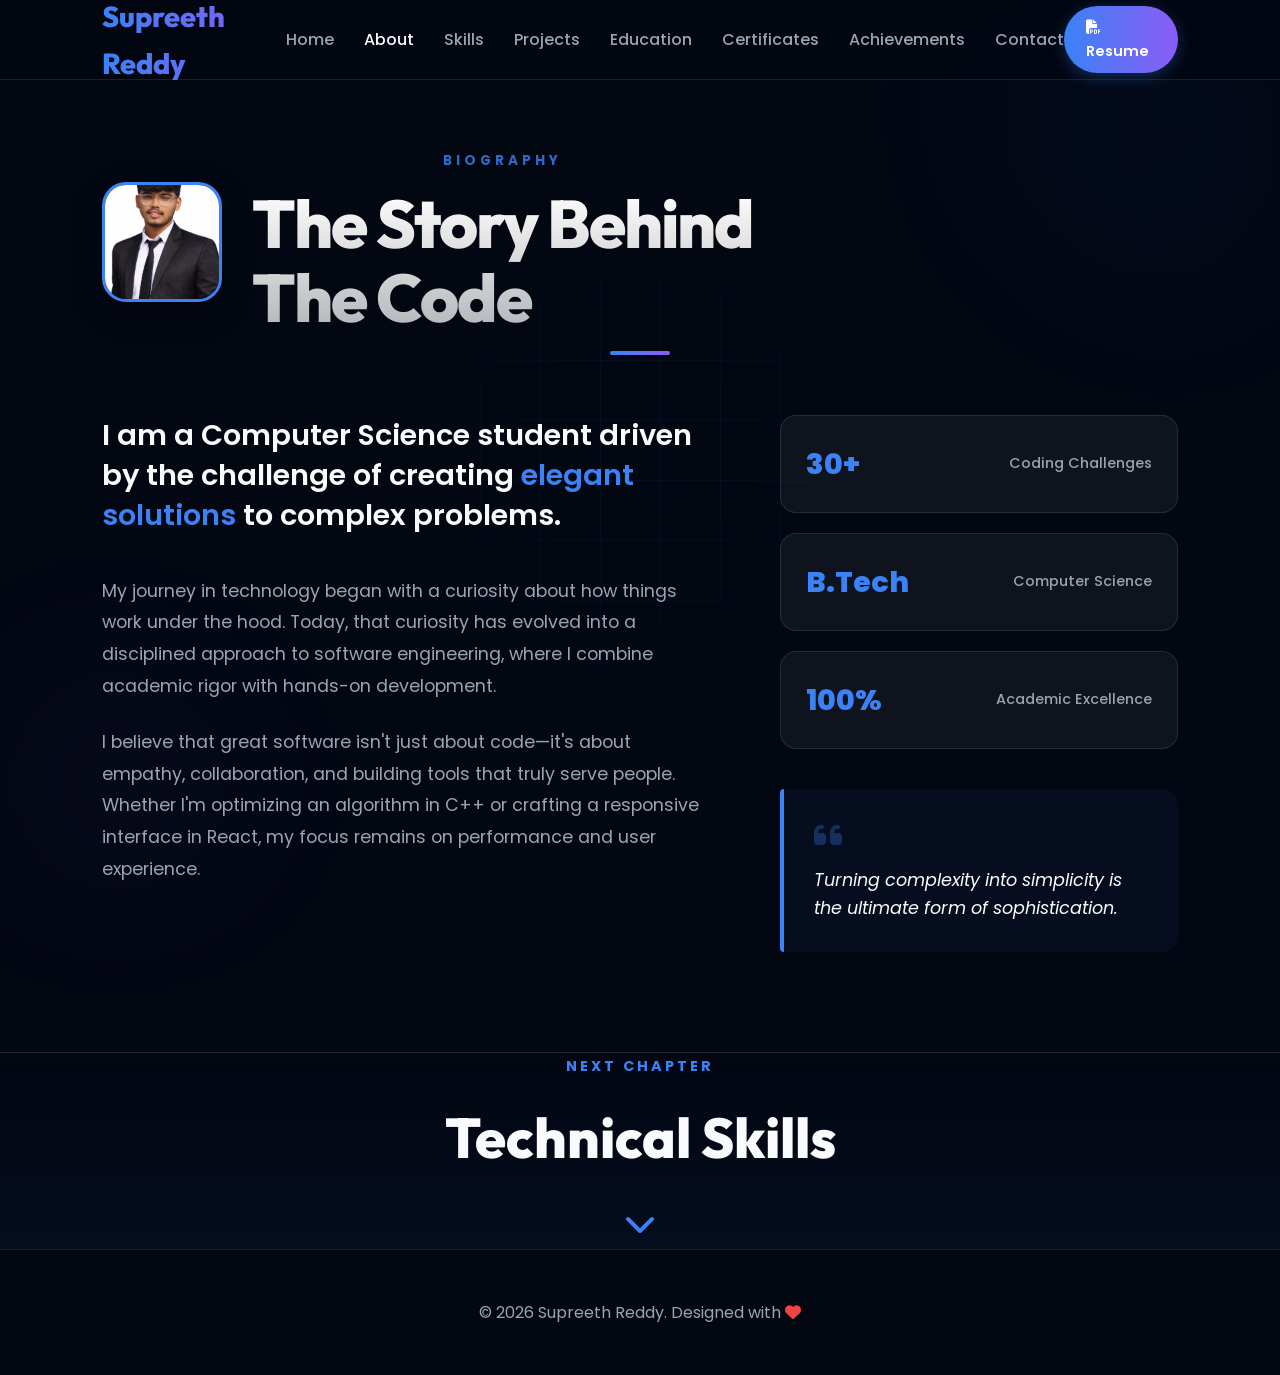
<file: about.html>
<!DOCTYPE html>
<html lang="en">

<head>
    <meta charset="UTF-8">
    <meta name="viewport" content="width=device-width, initial-scale=1.0">
    <title>About Me | Supreeth Reddy - The Story Behind The Code</title>
    <meta name="description"
        content="Discover the journey of Supreeth Reddy, a Computer Science student dedicated to turning complex problems into elegant software solutions.">
    <link
        href="https://fonts.googleapis.com/css2?family=Poppins:wght@300;400;500;600;700;800&family=Outfit:wght@300;400;500;600;700;800&display=swap"
        rel="stylesheet">
    <link rel="stylesheet" href="https://cdnjs.cloudflare.com/ajax/libs/font-awesome/6.4.0/css/all.min.css">
    <link rel="stylesheet" href="https://unpkg.com/aos@next/dist/aos.css" />
    <link rel="stylesheet" href="style.css">
</head>

<body>
    <div class="noise-overlay"></div>
    <div class="grid-background"></div>
    <div class="bg-blobs">
        <div class="blob blob-1"></div>
        <div class="blob blob-2"></div>
    </div>
    <!-- Navigation -->
    <nav>
        <div class="nav-logo">Supreeth Reddy</div>
        <ul class="nav-links">
            <li><a href="index.html">Home</a></li>
            <li><a href="about.html" class="active">About</a></li>
            <li><a href="skills.html">Skills</a></li>
            <li><a href="projects.html">Projects</a></li>
            <li><a href="education.html">Education</a></li>
            <li><a href="certificates.html">Certificates</a></li>
            <li><a href="achievements.html">Achievements</a></li>
            <li><a href="contact.html">Contact</a></li>
        </ul>
        <a href="supreeth chintha cv.pdf" class="btn-resume" target="_blank">
            <i class="fa-solid fa-file-pdf"></i> Resume
        </a>
        <div class="nav-toggle">
            <i class="fa-solid fa-bars-staggered"></i>
        </div>
    </nav>

    <!-- About Section -->
    <section class="about" id="about" style="margin-top: 100px; padding-top: 50px;">
        <div class="section-head" data-aos="fade-up"
            style="display: flex; align-items: center; gap: 30px; flex-wrap: wrap;">
            <div class="about-profile-wrapper">
                <img src="profile_pic.png" alt="Supreeth Reddy" class="about-profile-img">
            </div>
            <div>
                <span class="section-tag">Biography</span>
                <h2 class="section-title" style="text-align: left;">The Story Behind <br> The Code</h2>
            </div>
        </div>

        <div class="about-editorial">
            <div class="about-main-text" data-aos="fade-right">
                <p class="lead-text">I am a Computer Science student driven by the challenge of creating <span>elegant
                        solutions</span> to complex problems.</p>
                <div class="detailed-text">
                    <p>My journey in technology began with a curiosity about how things work under the hood. Today, that
                        curiosity has evolved into a disciplined approach to software engineering, where I combine
                        academic rigor with hands-on development.</p>
                    <p>I believe that great software isn't just about code—it's about empathy, collaboration, and
                        building tools that truly serve people. Whether I'm optimizing an algorithm in C++ or crafting a
                        responsive interface in React, my focus remains on performance and user experience.</p>
                </div>
            </div>

            <div class="about-sidebar" data-aos="fade-left">
                <div class="stats-grid-vertical">
                    <div class="stat-item">
                        <span class="stat-number">30+</span>
                        <span class="stat-label">Coding Challenges</span>
                    </div>
                    <div class="stat-item">
                        <span class="stat-number">B.Tech</span>
                        <span class="stat-label">Computer Science</span>
                    </div>
                    <div class="stat-item">
                        <span class="stat-number">100%</span>
                        <span class="stat-label">Academic Excellence</span>
                    </div>
                </div>

                <div class="sidebar-quote">
                    <i class="fa-solid fa-quote-left"></i>
                    <p>Turning complexity into simplicity is the ultimate form of sophistication.</p>
                </div>
            </div>
        </div>
    </section>

    <!-- Next Chapter -->
    <section class="next-chapter" data-aos="fade-up">
        <a href="skills.html" class="next-chapter-link">
            <span class="next-tag">Next Chapter</span>
            <h2 class="next-title">Technical Skills</h2>
            <div class="next-arrow"><i class="fa-solid fa-chevron-down"></i></div>
        </a>
    </section>

    <footer>
        <p>&copy; 2026 Supreeth Reddy. Designed with <i class="fa-solid fa-heart" style="color: #ef4444;"></i></p>
    </footer>

    <!-- Scripts -->
    <script src="https://unpkg.com/aos@next/dist/aos.js"></script>
    <script src="script.js"></script>
</body>

</html>
</file>
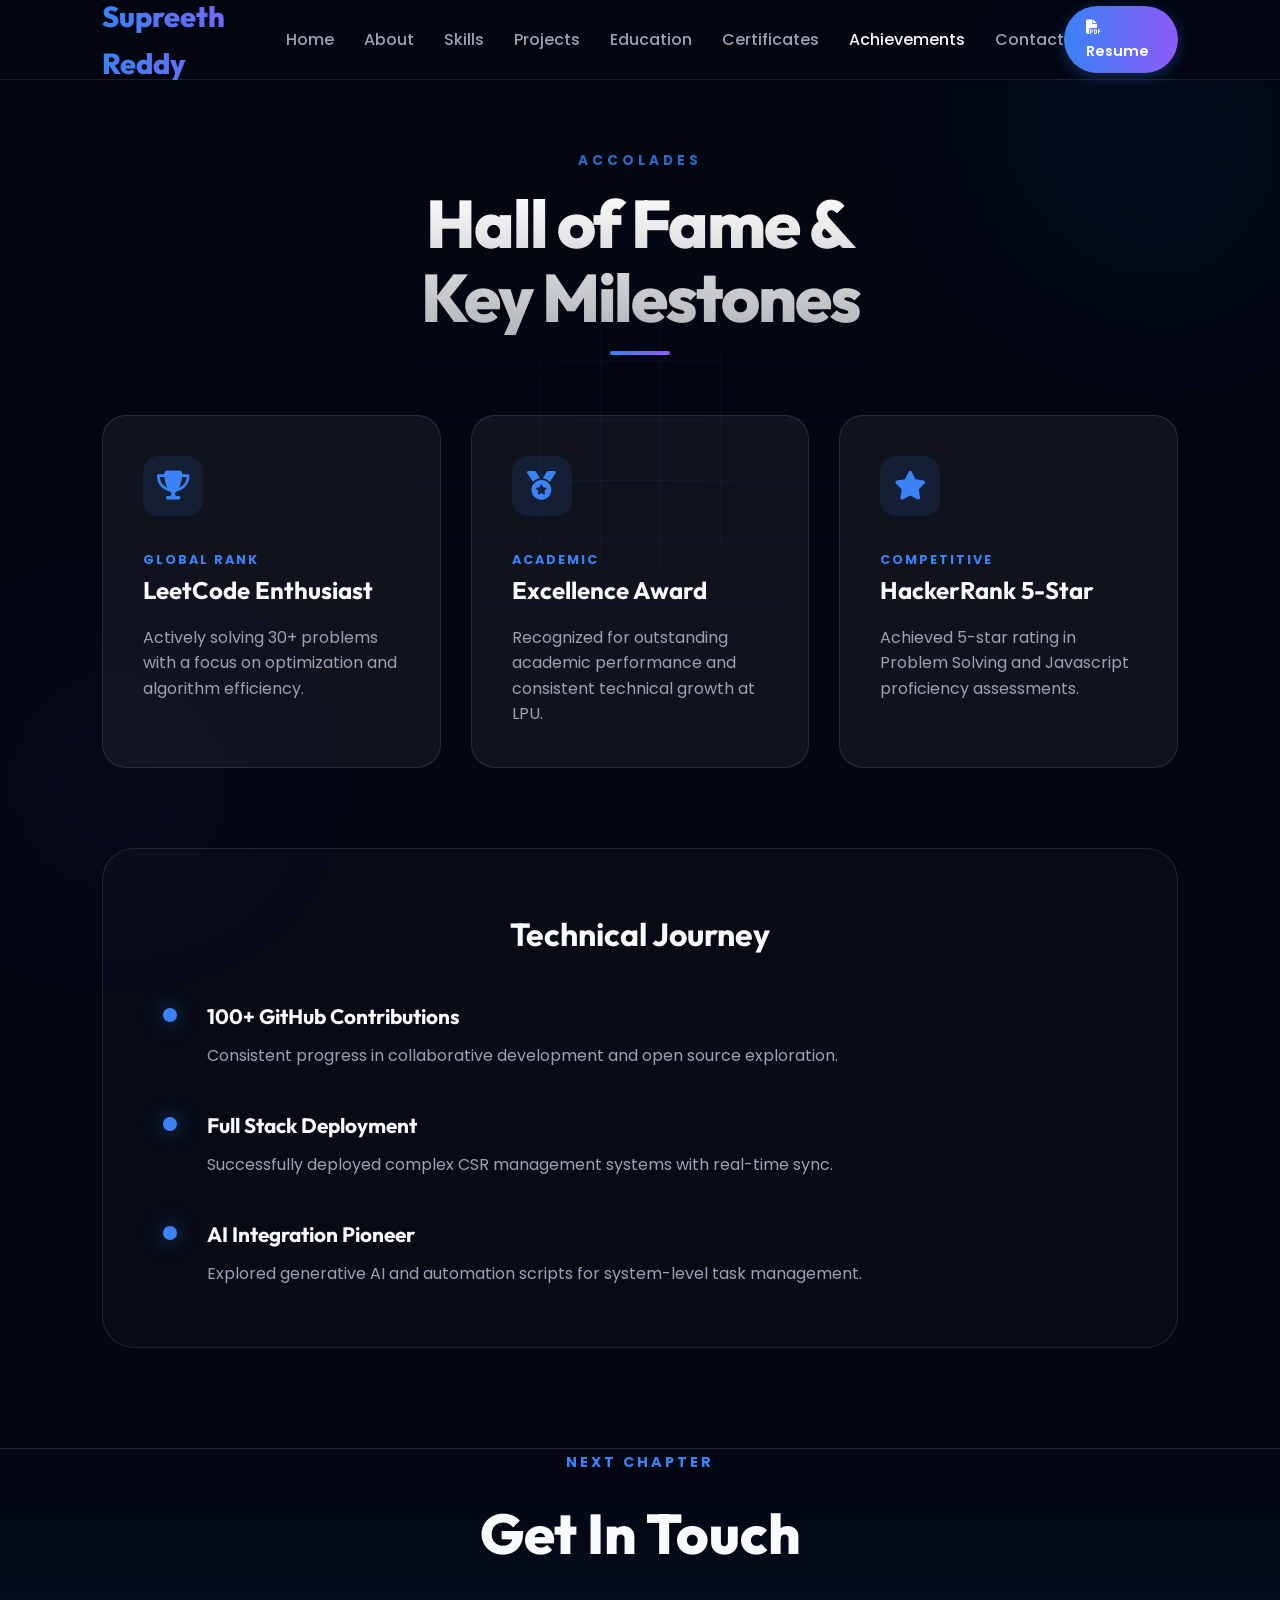
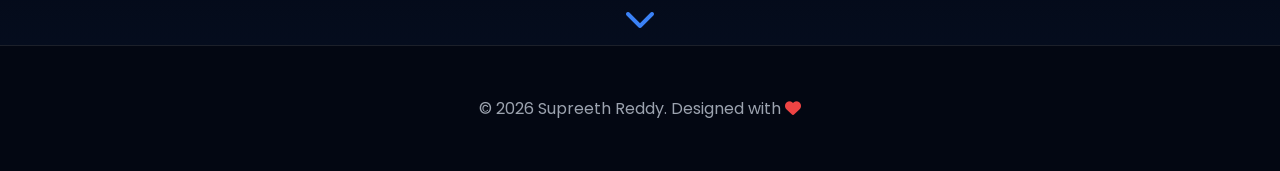
<file: achievements.html>
<!DOCTYPE html>
<html lang="en">

<head>
    <meta charset="UTF-8">
    <meta name="viewport" content="width=device-width, initial-scale=1.0">
    <title>Achievements | Supreeth Reddy</title>
    <link
        href="https://fonts.googleapis.com/css2?family=Poppins:wght@300;400;500;600;700;800&family=Outfit:wght@300;400;500;600;700;800&display=swap"
        rel="stylesheet">
    <link rel="stylesheet" href="https://cdnjs.cloudflare.com/ajax/libs/font-awesome/6.4.0/css/all.min.css">
    <link rel="stylesheet" href="https://unpkg.com/aos@next/dist/aos.css" />
    <link rel="stylesheet" href="style.css">
</head>

<body>
    <div class="noise-overlay"></div>
    <div class="grid-background"></div>
    <div class="bg-blobs">
        <div class="blob blob-1"></div>
        <div class="blob blob-2"></div>
    </div>

    <!-- Navigation -->
    <nav>
        <div class="nav-logo">Supreeth Reddy</div>
        <ul class="nav-links">
            <li><a href="index.html">Home</a></li>
            <li><a href="about.html">About</a></li>
            <li><a href="skills.html">Skills</a></li>
            <li><a href="projects.html">Projects</a></li>
            <li><a href="education.html">Education</a></li>
            <li><a href="certificates.html">Certificates</a></li>
            <li><a href="achievements.html" class="active">Achievements</a></li>
            <li><a href="contact.html">Contact</a></li>
        </ul>
        <a href="supreeth chintha cv.pdf" class="btn-resume" target="_blank">
            <i class="fa-solid fa-file-pdf"></i> Resume
        </a>
        <div class="nav-toggle">
            <i class="fa-solid fa-bars-staggered"></i>
        </div>
    </nav>

    <section class="achievements-page" style="margin-top: 100px; padding-top: 50px;">
        <div class="section-head" data-aos="fade-up">
            <span class="section-tag">Accolades</span>
            <h2 class="section-title">Hall of Fame & <br> Key Milestones</h2>
        </div>

        <div class="achievements-grid">
            <!-- Trophy Card 1 -->
            <div class="achievement-card" data-aos="zoom-in">
                <div class="achievement-icon">
                    <i class="fa-solid fa-trophy"></i>
                </div>
                <div class="achievement-info">
                    <span class="achievement-date">Global Rank</span>
                    <h3>LeetCode Enthusiast</h3>
                    <p>Actively solving 30+ problems with a focus on optimization and algorithm efficiency.</p>
                </div>
            </div>

            <!-- Trophy Card 2 -->
            <div class="achievement-card" data-aos="zoom-in" data-aos-delay="100">
                <div class="achievement-icon">
                    <i class="fa-solid fa-medal"></i>
                </div>
                <div class="achievement-info">
                    <span class="achievement-date">Academic</span>
                    <h3>Excellence Award</h3>
                    <p>Recognized for outstanding academic performance and consistent technical growth at LPU.</p>
                </div>
            </div>

            <!-- Trophy Card 3 -->
            <div class="achievement-card" data-aos="zoom-in" data-aos-delay="200">
                <div class="achievement-icon">
                    <i class="fa-solid fa-star"></i>
                </div>
                <div class="achievement-info">
                    <span class="achievement-date">Competitive</span>
                    <h3>HackerRank 5-Star</h3>
                    <p>Achieved 5-star rating in Problem Solving and Javascript proficiency assessments.</p>
                </div>
            </div>
        </div>

        <div class="milestones-section" data-aos="fade-up">
            <h2 class="section-subtitle">Technical Journey</h2>
            <div class="milestones-list">
                <div class="milestone-item">
                    <div class="milestone-dot"></div>
                    <div class="milestone-content">
                        <h3>100+ GitHub Contributions</h3>
                        <p>Consistent progress in collaborative development and open source exploration.</p>
                    </div>
                </div>
                <div class="milestone-item">
                    <div class="milestone-dot"></div>
                    <div class="milestone-content">
                        <h3>Full Stack Deployment</h3>
                        <p>Successfully deployed complex CSR management systems with real-time sync.</p>
                    </div>
                </div>
                <div class="milestone-item">
                    <div class="milestone-dot"></div>
                    <div class="milestone-content">
                        <h3>AI Integration Pioneer</h3>
                        <p>Explored generative AI and automation scripts for system-level task management.</p>
                    </div>
                </div>
            </div>
        </div>
    </section>

    <section class="next-chapter" data-aos="fade-up">
        <a href="contact.html" class="next-chapter-link">
            <span class="next-tag">Next Chapter</span>
            <h2 class="next-title">Get In Touch</h2>
            <div class="next-arrow"><i class="fa-solid fa-chevron-down"></i></div>
        </a>
    </section>

    <footer>
        <p>&copy; 2026 Supreeth Reddy. Designed with <i class="fa-solid fa-heart" style="color: #ef4444;"></i></p>
    </footer>

    <!-- Scripts -->
    <script src="https://unpkg.com/aos@next/dist/aos.js"></script>
    <script src="script.js"></script>
</body>

</html>
</file>
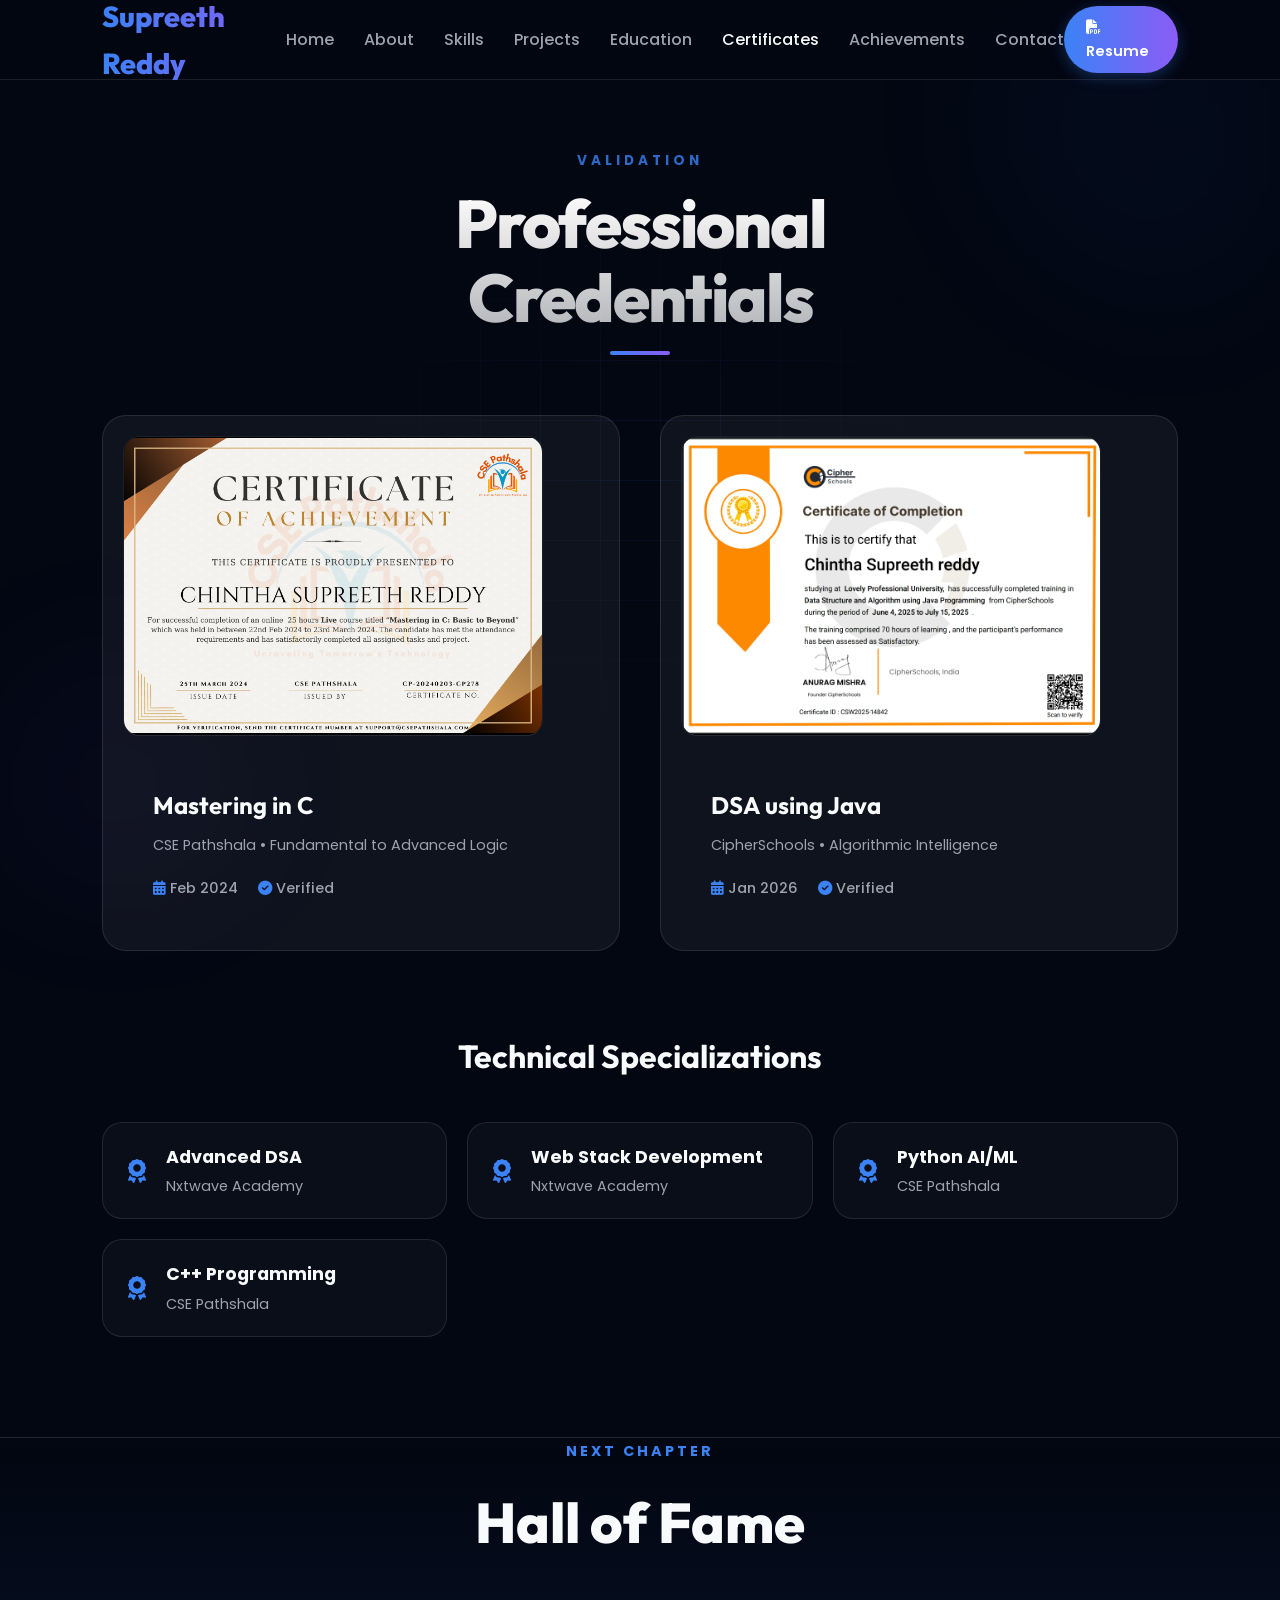
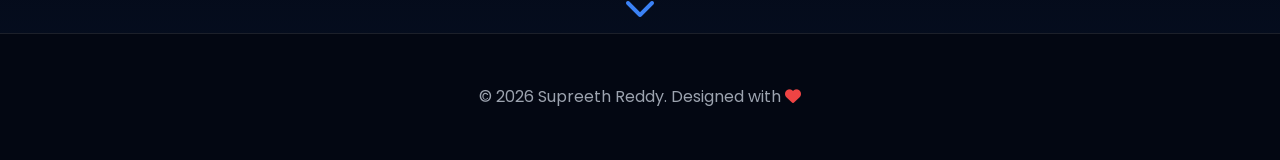
<file: certificates.html>
<!DOCTYPE html>
<html lang="en">

<head>
    <meta charset="UTF-8">
    <meta name="viewport" content="width=device-width, initial-scale=1.0">
    <title>Certificates | Supreeth Reddy</title>
    <link
        href="https://fonts.googleapis.com/css2?family=Poppins:wght@300;400;500;600;700;800&family=Outfit:wght@300;400;500;600;700;800&display=swap"
        rel="stylesheet">
    <link rel="stylesheet" href="https://cdnjs.cloudflare.com/ajax/libs/font-awesome/6.4.0/css/all.min.css">
    <link rel="stylesheet" href="https://unpkg.com/aos@next/dist/aos.css" />
    <link rel="stylesheet" href="style.css">
</head>

<body>
    <div class="noise-overlay"></div>
    <div class="grid-background"></div>
    <div class="bg-blobs">
        <div class="blob blob-1"></div>
        <div class="blob blob-2"></div>
    </div>

    <!-- Navigation -->
    <nav>
        <div class="nav-logo">Supreeth Reddy</div>
        <ul class="nav-links">
            <li><a href="index.html">Home</a></li>
            <li><a href="about.html">About</a></li>
            <li><a href="skills.html">Skills</a></li>
            <li><a href="projects.html">Projects</a></li>
            <li><a href="education.html">Education</a></li>
            <li><a href="certificates.html" class="active">Certificates</a></li>
            <li><a href="achievements.html">Achievements</a></li>
            <li><a href="contact.html">Contact</a></li>
        </ul>
        <a href="supreeth chintha cv.pdf" class="btn-resume" target="_blank">
            <i class="fa-solid fa-file-pdf"></i> Resume
        </a>
        <div class="nav-toggle">
            <i class="fa-solid fa-bars-staggered"></i>
        </div>
    </nav>

    <section class="certificates-page" style="margin-top: 100px; padding-top: 50px;">
        <div class="section-head" data-aos="fade-up">
            <span class="section-tag">Validation</span>
            <h2 class="section-title">Professional <br> Credentials</h2>
        </div>

        <!-- Museum Wall Gallery -->
        <div class="museum-gallery">
            <div class="museum-card" data-aos="zoom-in" data-certificate="CP-20240203-CP278.png">
                <div class="museum-img">
                    <img src="CP-20240203-CP278.png" alt="Mastering in C - CSE Pathshala">
                </div>
                <div class="museum-info">
                    <h3>Mastering in C</h3>
                    <p>CSE Pathshala • Fundamental to Advanced Logic</p>
                    <div class="museum-meta">
                        <span><i class="fa-solid fa-calendar-alt"></i> Feb 2024</span>
                        <span><i class="fa-solid fa-check-circle"></i> Verified</span>
                    </div>
                </div>
            </div>

            <div class="museum-card" data-aos="zoom-in" data-aos-delay="100"
                data-certificate="Screenshot 2026-02-16 at 12.27.10 PM.png">
                <div class="museum-img">
                    <img src="Screenshot 2026-02-16 at 12.27.10 PM.png" alt="DSA using Java - CipherSchools">
                </div>
                <div class="museum-info">
                    <h3>DSA using Java</h3>
                    <p>CipherSchools • Algorithmic Intelligence</p>
                    <div class="museum-meta">
                        <span><i class="fa-solid fa-calendar-alt"></i> Jan 2026</span>
                        <span><i class="fa-solid fa-check-circle"></i> Verified</span>
                    </div>
                </div>
            </div>
        </div>

        <!-- Extended List -->
        <div class="extended-certs-section" data-aos="fade-up">
            <h2 class="section-subtitle">Technical Specializations</h2>
            <div class="cert-pills-container">
                <div class="cert-pill-box" data-certificate="12311406_6B5R665Certificate.pdf">
                    <i class="fa-solid fa-award"></i>
                    <div>
                        <h4>Advanced DSA</h4>
                        <p>Nxtwave Academy</p>
                    </div>
                </div>
                <div class="cert-pill-box" data-certificate="Coursera 4DU9I81G33TG.pdf">
                    <i class="fa-solid fa-award"></i>
                    <div>
                        <h4>Web Stack Development</h4>
                        <p>Nxtwave Academy</p>
                    </div>
                </div>
                <div class="cert-pill-box" data-certificate="Coursera Y8A34JNLUVB9.pdf">
                    <i class="fa-solid fa-award"></i>
                    <div>
                        <h4>Python AI/ML</h4>
                        <p>CSE Pathshala</p>
                    </div>
                </div>
                <div class="cert-pill-box" data-certificate="Coursera ZVJ4KQMT8QBN-2.pdf">
                    <i class="fa-solid fa-award"></i>
                    <div>
                        <h4>C++ Programming</h4>
                        <p>CSE Pathshala</p>
                    </div>
                </div>
            </div>
        </div>
    </section>

    <!-- Next Chapter -->
    <section class="next-chapter" data-aos="fade-up">
        <a href="achievements.html" class="next-chapter-link">
            <span class="next-tag">Next Chapter</span>
            <h2 class="next-title">Hall of Fame</h2>
            <div class="next-arrow"><i class="fa-solid fa-chevron-down"></i></div>
        </a>
    </section>

    <footer>
        <p>&copy; 2026 Supreeth Reddy. Designed with <i class="fa-solid fa-heart" style="color: #ef4444;"></i></p>
    </footer>

    <!-- Certificate Modal -->
    <div id="certModal" class="cert-modal">
        <span class="close-modal">&times;</span>
        <div class="modal-content">
            <div id="modalBody"></div>
        </div>
    </div>

    <!-- Scripts -->
    <script src="https://unpkg.com/aos@next/dist/aos.js"></script>
    <script src="script.js"></script>
</body>

</html>
</file>
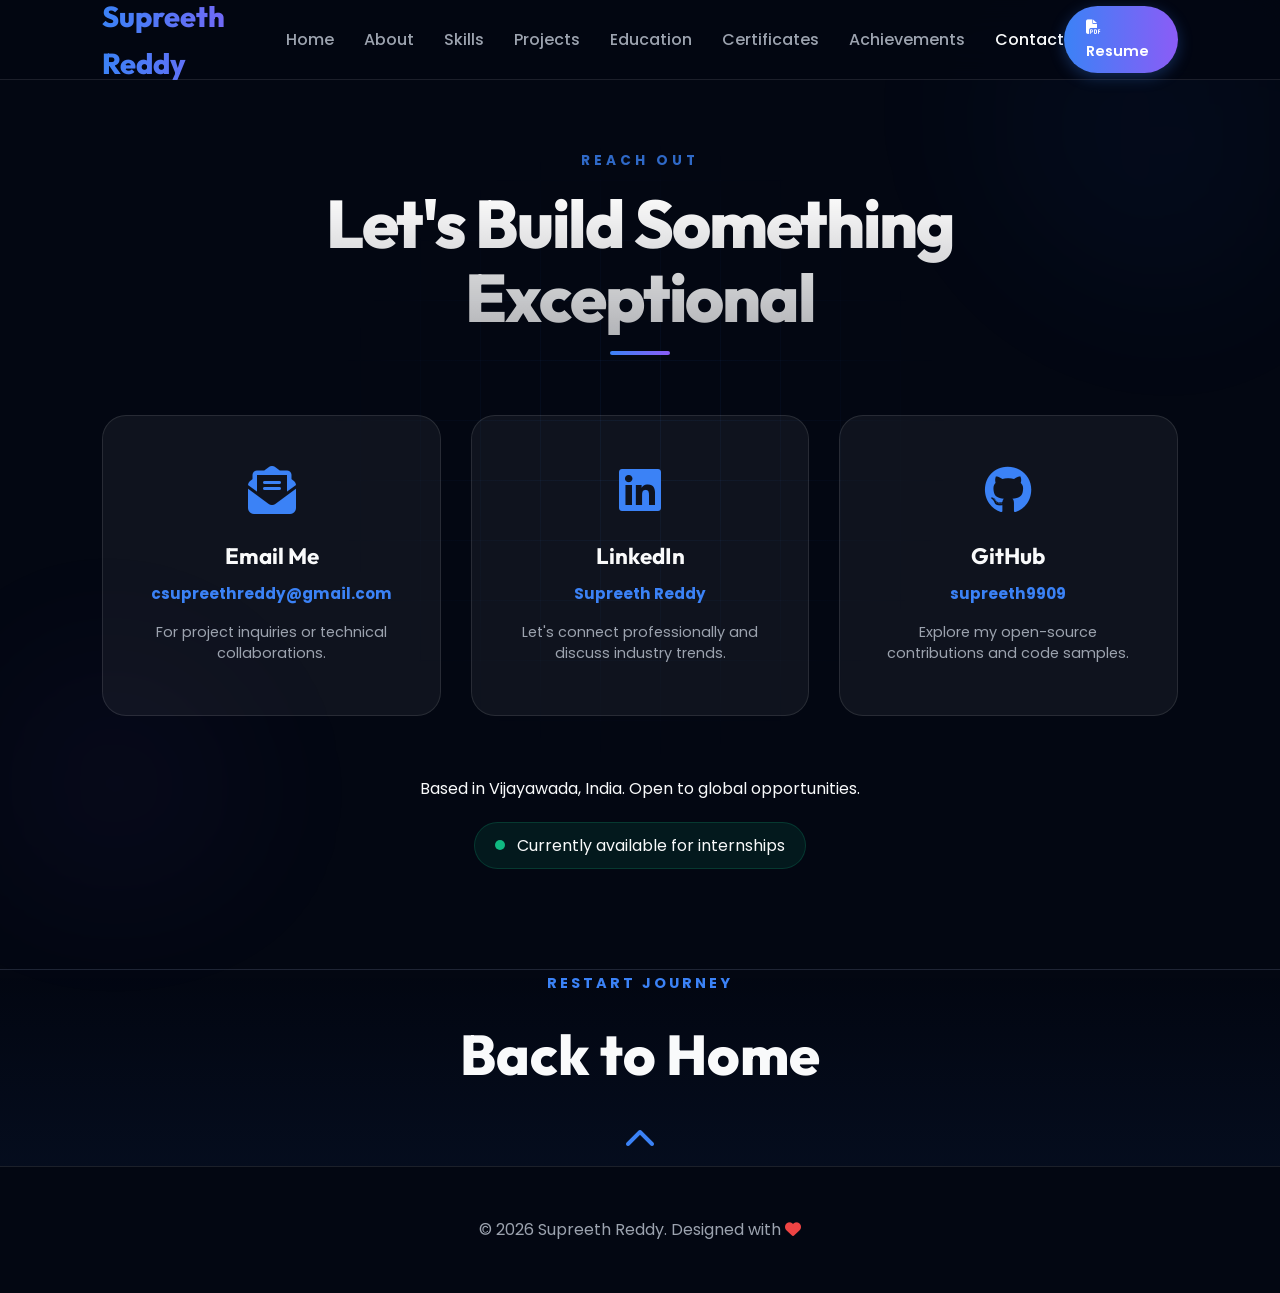
<file: contact.html>
<!DOCTYPE html>
<html lang="en">

<head>
    <meta charset="UTF-8">
    <meta name="viewport" content="width=device-width, initial-scale=1.0">
    <title>Contact Supreeth Reddy | Let's Build Something Extraordinary</title>
    <meta name="description" content="Get in touch with Supreeth Reddy for collaborations, opportunities, or just to talk about code and innovation.">
    <link href="https://fonts.googleapis.com/css2?family=Poppins:wght@300;400;500;600;700;800&family=Outfit:wght@300;400;500;600;700;800&display=swap" rel="stylesheet">
    <link rel="stylesheet" href="https://cdnjs.cloudflare.com/ajax/libs/font-awesome/6.4.0/css/all.min.css">
    <link rel="stylesheet" href="https://unpkg.com/aos@next/dist/aos.css" />
    <link rel="stylesheet" href="style.css">
</head>

<body>
    <div class="noise-overlay"></div>
    <div class="grid-background"></div>
    <div class="bg-blobs">
        <div class="blob blob-1"></div>
        <div class="blob blob-2"></div>
    </div>
    <!-- Navigation -->
    <nav>
        <div class="nav-logo">Supreeth Reddy</div>
        <ul class="nav-links">
            <li><a href="index.html">Home</a></li>
            <li><a href="about.html">About</a></li>
            <li><a href="skills.html">Skills</a></li>
            <li><a href="projects.html">Projects</a></li>
            <li><a href="education.html">Education</a></li>
            <li><a href="certificates.html">Certificates</a></li>
            <li><a href="achievements.html">Achievements</a></li>
            <li><a href="contact.html" class="active">Contact</a></li>
        </ul>
        <a href="supreeth chintha cv.pdf" class="btn-resume" target="_blank">
            <i class="fa-solid fa-file-pdf"></i> Resume
        </a>
        <div class="nav-toggle">
            <i class="fa-solid fa-bars-staggered"></i>
        </div>
    </nav>

    <!-- Contact Section -->
    <section class="contact-page" id="contact" style="margin-top: 100px; padding-top: 50px;">
        <div class="section-head" data-aos="fade-up">
            <span class="section-tag">Reach Out</span>
            <h2 class="section-title">Let's Build Something <br> Exceptional</h2>
        </div>

        <div class="contact-featured-grid">
            <a href="mailto:csupreethreddy@gmail.com" class="contact-premium-card" data-aos="zoom-in">
                <i class="fa-solid fa-envelope-open-text"></i>
                <div class="premium-card-info">
                    <h3>Email Me</h3>
                    <span>csupreethreddy@gmail.com</span>
                    <p>For project inquiries or technical collaborations.</p>
                </div>
            </a>

            <a href="https://www.linkedin.com/in/chintha-supreeth-reddy/" target="_blank" class="contact-premium-card"
                data-aos="zoom-in" data-aos-delay="100">
                <i class="fa-brands fa-linkedin"></i>
                <div class="premium-card-info">
                    <h3>LinkedIn</h3>
                    <span>Supreeth Reddy</span>
                    <p>Let's connect professionally and discuss industry trends.</p>
                </div>
            </a>

            <a href="https://github.com/supreeth9909" target="_blank" class="contact-premium-card" data-aos="zoom-in"
                data-aos-delay="200">
                <i class="fa-brands fa-github"></i>
                <div class="premium-card-info">
                    <h3>GitHub</h3>
                    <span>supreeth9909</span>
                    <p>Explore my open-source contributions and code samples.</p>
                </div>
            </a>
        </div>

        <div class="contact-footer" data-aos="fade-up">
            <p>Based in Vijayawada, India. Open to global opportunities.</p>
            <div class="availability-status">
                <div class="status-dot"></div>
                <span>Currently available for internships</span>
            </div>
        </div>
    </section>

    <!-- Next Chapter -->
    <section class="next-chapter" data-aos="fade-up">
        <a href="index.html" class="next-chapter-link">
            <span class="next-tag">Restart Journey</span>
            <h2 class="next-title">Back to Home</h2>
            <div class="next-arrow"><i class="fa-solid fa-chevron-up"></i></div>
        </a>
    </section>

    <footer>
        <p>&copy; 2026 Supreeth Reddy. Designed with <i class="fa-solid fa-heart" style="color: #ef4444;"></i></p>
    </footer>

    <!-- Scripts -->
    <script src="https://unpkg.com/aos@next/dist/aos.js"></script>
    <script src="script.js"></script>
</body>

</html>
</file>
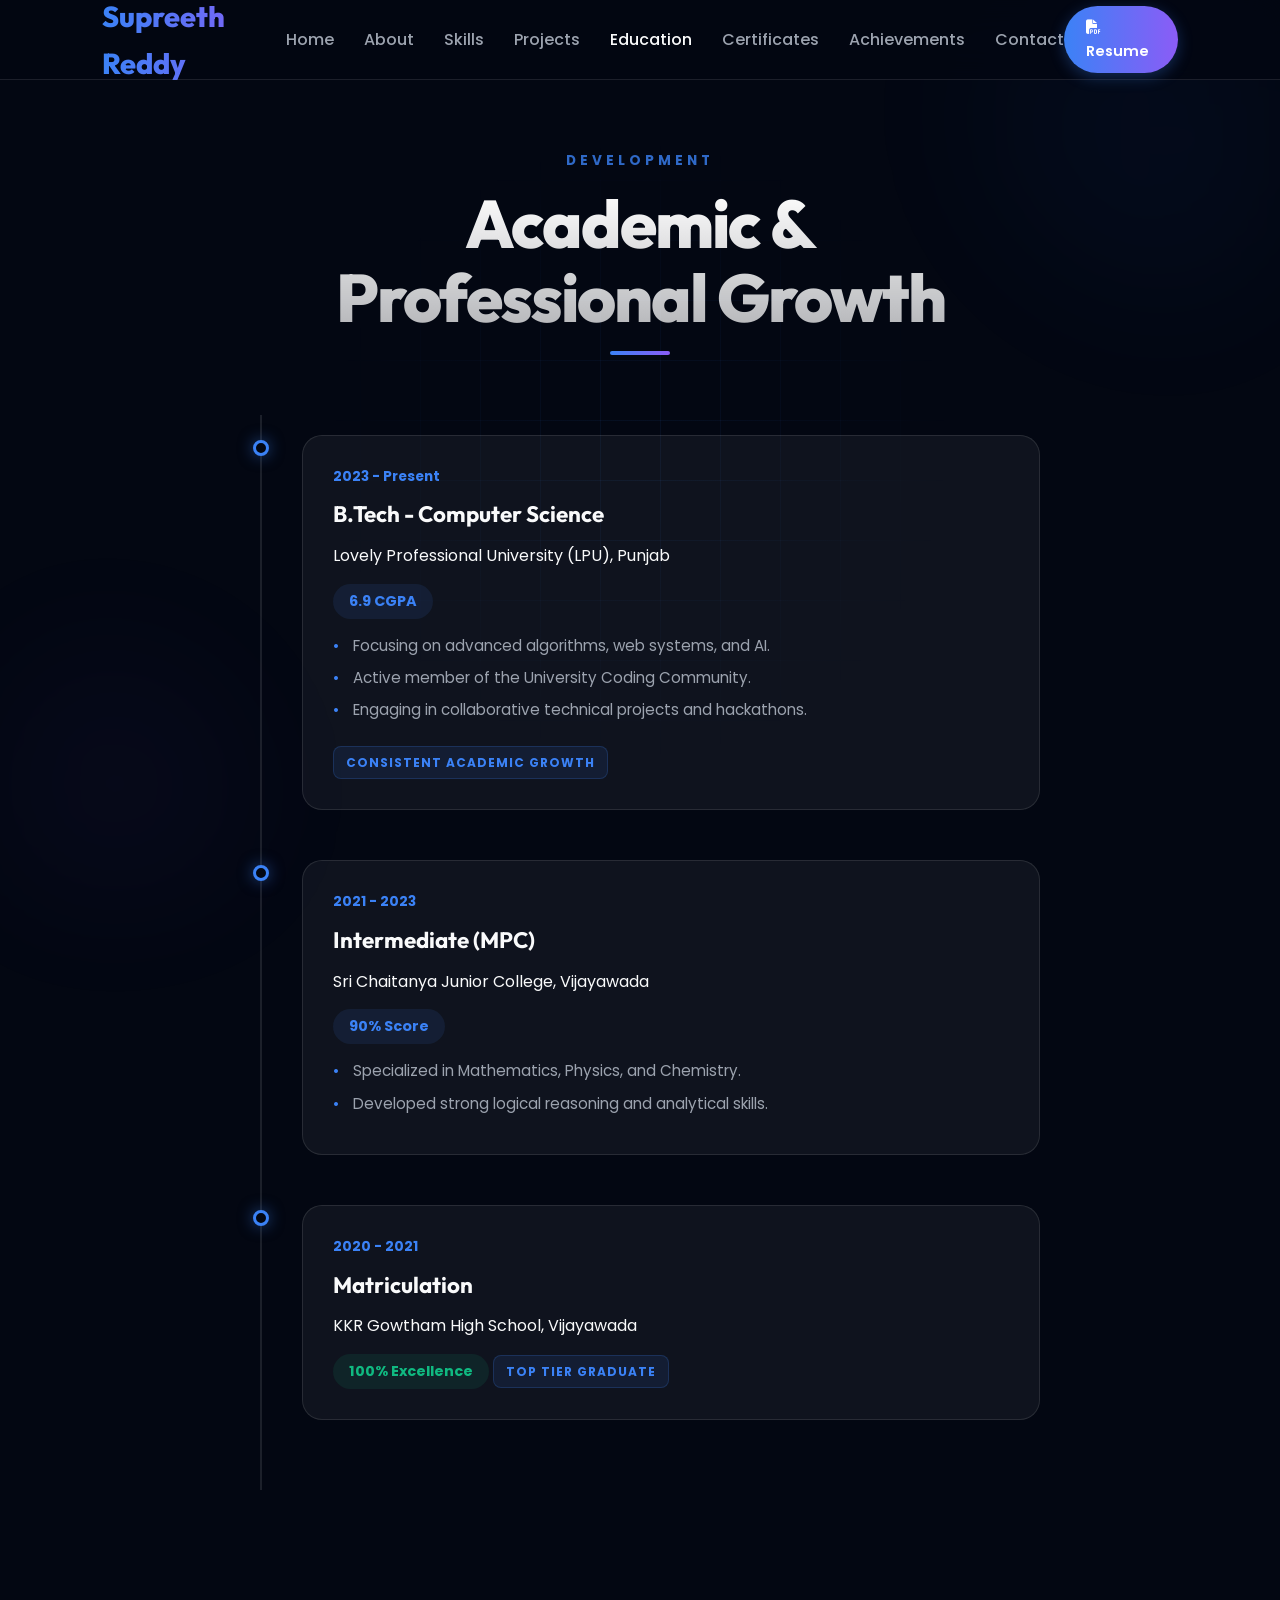
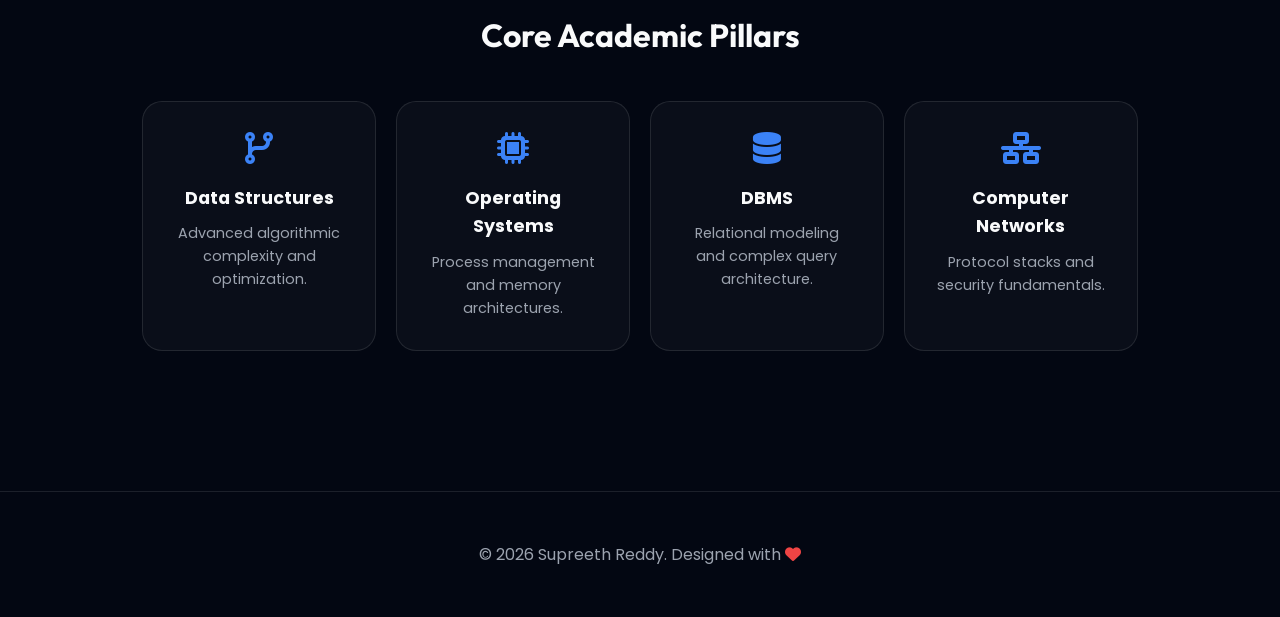
<file: education.html>
<!DOCTYPE html>
<html lang="en">

<head>
    <meta charset="UTF-8">
    <meta name="viewport" content="width=device-width, initial-scale=1.0">
    <title>Academic Background | Supreeth Reddy - Education & Growth</title>
    <meta name="description" content="The academic journey of Supreeth Reddy at Lovely Professional University, specializing in Computer Science and Engineering.">
    <link href="https://fonts.googleapis.com/css2?family=Poppins:wght@300;400;500;600;700;800&family=Outfit:wght@300;400;500;600;700;800&display=swap" rel="stylesheet">
    <link rel="stylesheet" href="https://cdnjs.cloudflare.com/ajax/libs/font-awesome/6.4.0/css/all.min.css">
    <link rel="stylesheet" href="https://unpkg.com/aos@next/dist/aos.css" />
    <link rel="stylesheet" href="style.css">
</head>

<body>
    <div class="noise-overlay"></div>
    <div class="grid-background"></div>
    <div class="bg-blobs">
        <div class="blob blob-1"></div>
        <div class="blob blob-2"></div>
    </div>
    <!-- Navigation -->
    <nav>
        <div class="nav-logo">Supreeth Reddy</div>
        <ul class="nav-links">
            <li><a href="index.html">Home</a></li>
            <li><a href="about.html">About</a></li>
            <li><a href="skills.html">Skills</a></li>
            <li><a href="projects.html">Projects</a></li>
            <li><a href="education.html" class="active">Education</a></li>
            <li><a href="certificates.html">Certificates</a></li>
            <li><a href="achievements.html">Achievements</a></li>
            <li><a href="contact.html">Contact</a></li>
        </ul>
        <a href="supreeth chintha cv.pdf" class="btn-resume" target="_blank">
            <i class="fa-solid fa-file-pdf"></i> Resume
        </a>
        <div class="nav-toggle">
            <i class="fa-solid fa-bars-staggered"></i>
        </div>
    </nav>

    <!-- Education Section -->
    <section class="education-page" id="education" style="margin-top: 100px; padding-top: 50px;">
        <div class="section-head" data-aos="fade-up">
            <span class="section-tag">Development</span>
            <h2 class="section-title">Academic & <br> Professional Growth</h2>
        </div>

        <div class="education-container">
            <div class="timeline-v2">
                <div class="timeline-v2-item" data-aos="fade-right">
                    <div class="timeline-v2-marker"></div>
                    <div class="timeline-v2-content">
                        <span class="timeline-v2-date">2023 - Present</span>
                        <h3>B.Tech - Computer Science</h3>
                        <p>Lovely Professional University (LPU), Punjab</p>
                        <div class="timeline-v2-score">6.9 CGPA</div>
                        <ul class="timeline-v2-details">
                            <li>Focusing on advanced algorithms, web systems, and AI.</li>
                            <li>Active member of the University Coding Community.</li>
                            <li>Engaging in collaborative technical projects and hackathons.</li>
                        </ul>
                        <div class="timeline-v2-badge">Consistent Academic Growth</div>
                    </div>
                </div>

                <div class="timeline-v2-item" data-aos="fade-right" data-aos-delay="100">
                    <div class="timeline-v2-marker"></div>
                    <div class="timeline-v2-content">
                        <span class="timeline-v2-date">2021 - 2023</span>
                        <h3>Intermediate (MPC)</h3>
                        <p>Sri Chaitanya Junior College, Vijayawada</p>
                        <div class="timeline-v2-score">90% Score</div>
                        <ul class="timeline-v2-details" style="margin-top: 15px;">
                            <li>Specialized in Mathematics, Physics, and Chemistry.</li>
                            <li>Developed strong logical reasoning and analytical skills.</li>
                        </ul>
                    </div>
                </div>

                <div class="timeline-v2-item" data-aos="fade-right" data-aos-delay="200">
                    <div class="timeline-v2-marker"></div>
                    <div class="timeline-v2-content">
                        <span class="timeline-v2-date">2020 - 2021</span>
                        <h3>Matriculation</h3>
                        <p>KKR Gowtham High School, Vijayawada</p>
                        <div class="timeline-v2-score excellence">100% Excellence</div>
                        <div class="timeline-v2-badge">Top Tier Graduate</div>
                    </div>
                </div>
            </div>
        </div>

        <!-- Academic Pillars -->
        <div class="academic-pillars-section" data-aos="fade-up">
            <h2 class="section-subtitle">Core Academic Pillars</h2>
            <div class="pillars-grid">
                <div class="pillar-card">
                    <i class="fa-solid fa-code-branch"></i>
                    <h4>Data Structures</h4>
                    <p>Advanced algorithmic complexity and optimization.</p>
                </div>
                <div class="pillar-card">
                    <i class="fa-solid fa-microchip"></i>
                    <h4>Operating Systems</h4>
                    <p>Process management and memory architectures.</p>
                </div>
                <div class="pillar-card">
                    <i class="fa-solid fa-database"></i>
                    <h4>DBMS</h4>
                    <p>Relational modeling and complex query architecture.</p>
                </div>
                <div class="pillar-card">
                    <i class="fa-solid fa-network-wired"></i>
                    <h4>Computer Networks</h4>
                    <p>Protocol stacks and security fundamentals.</p>
                </div>
            </div>
        </div>
    </section>

    </section>

    <footer>
        <p>&copy; 2026 Supreeth Reddy. Designed with <i class="fa-solid fa-heart" style="color: #ef4444;"></i></p>
    </footer>

    <!-- Scripts -->
    <script src="https://unpkg.com/aos@next/dist/aos.js"></script>
    <script src="script.js"></script>
</body>

</html>
</file>
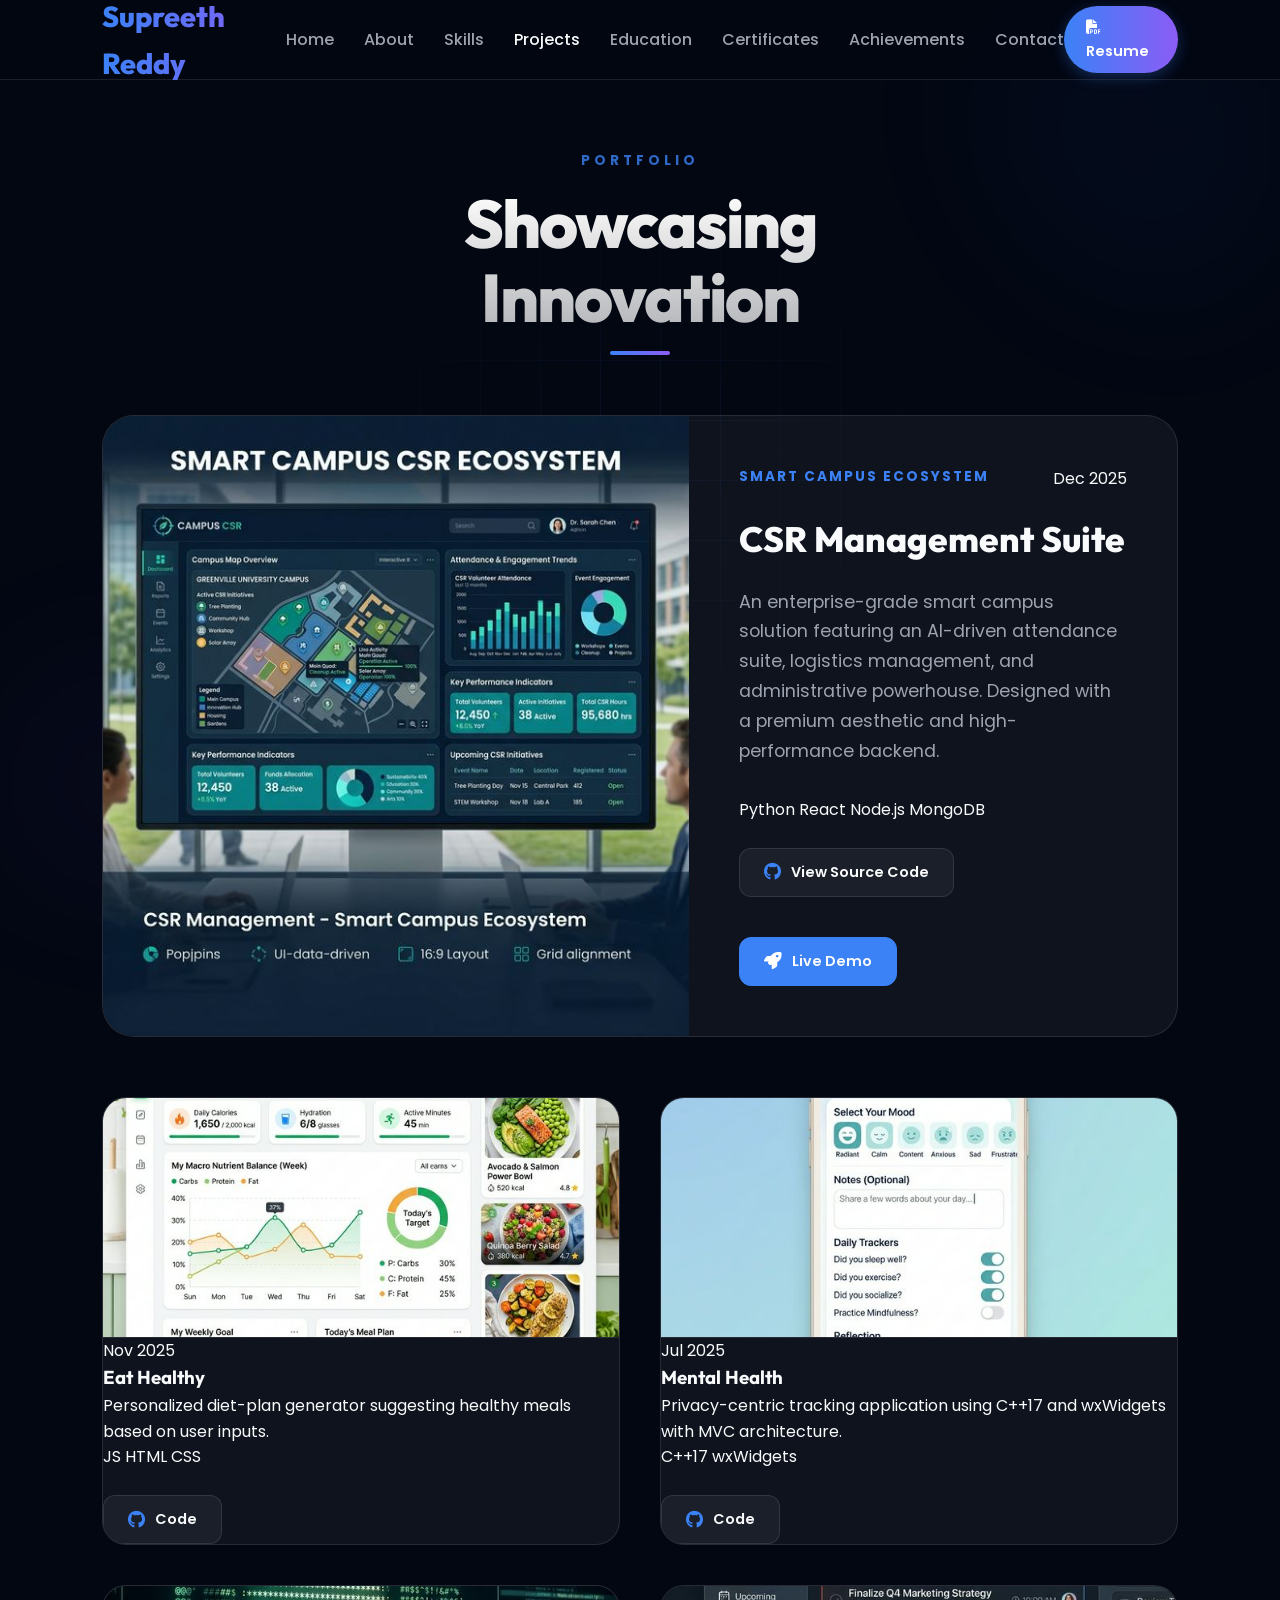
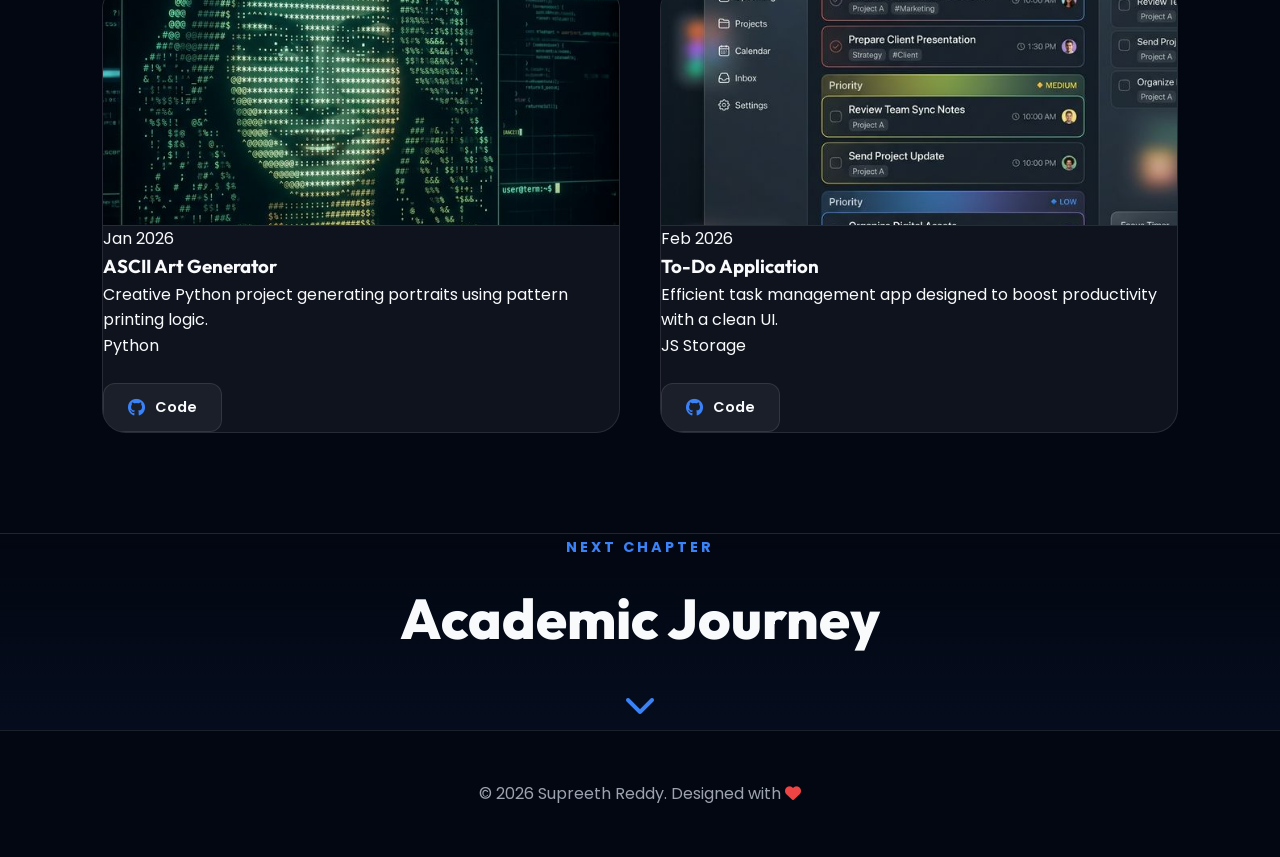
<file: projects.html>
<!DOCTYPE html>
<html lang="en">

<head>
    <meta charset="UTF-8">
    <meta name="viewport" content="width=device-width, initial-scale=1.0">
    <title>Projects Portfolio | Supreeth Reddy - Innovative Software Solutions</title>
    <meta name="description" content="A curated showcase of software projects by Supreeth Reddy, featuring CSR management systems, AI tools, and full-stack applications.">
    <link href="https://fonts.googleapis.com/css2?family=Poppins:wght@300;400;500;600;700;800&family=Outfit:wght@300;400;500;600;700;800&display=swap" rel="stylesheet">
    <link rel="stylesheet" href="https://cdnjs.cloudflare.com/ajax/libs/font-awesome/6.4.0/css/all.min.css">
    <link rel="stylesheet" href="https://unpkg.com/aos@next/dist/aos.css" />
    <link rel="stylesheet" href="style.css">
</head>

<body>
    <div class="noise-overlay"></div>
    <div class="grid-background"></div>
    <div class="bg-blobs">
        <div class="blob blob-1"></div>
        <div class="blob blob-2"></div>
    </div>
    <!-- Navigation -->
    <nav>
        <div class="nav-logo">Supreeth Reddy</div>
        <ul class="nav-links">
            <li><a href="index.html">Home</a></li>
            <li><a href="about.html">About</a></li>
            <li><a href="skills.html">Skills</a></li>
            <li><a href="projects.html" class="active">Projects</a></li>
            <li><a href="education.html">Education</a></li>
            <li><a href="certificates.html">Certificates</a></li>
            <li><a href="achievements.html">Achievements</a></li>
            <li><a href="contact.html">Contact</a></li>
        </ul>
        <a href="supreeth chintha cv.pdf" class="btn-resume" target="_blank">
            <i class="fa-solid fa-file-pdf"></i> Resume
        </a>
        <div class="nav-toggle">
            <i class="fa-solid fa-bars-staggered"></i>
        </div>
    </nav>

    <!-- Projects Section -->
    <section class="projects-page" id="projects" style="margin-top: 100px; padding-top: 50px;">
        <div class="section-head" data-aos="fade-up">
            <span class="section-tag">Portfolio</span>
            <h2 class="section-title">Showcasing <br> Innovation</h2>
        </div>

        <div class="projects-featured-grid">
            <!-- Project 1: CSR Management (Spotlight) -->
            <div class="project-featured-card" data-aos="fade-up">
                <div class="project-featured-img">
                    <img src="csr_management.png" alt="CSR Management">
                </div>
                <div class="project-featured-info">
                    <div class="project-meta">
                        <span class="project-category">Smart Campus Ecosystem</span>
                        <span class="project-date">Dec 2025</span>
                    </div>
                    <h3>CSR Management Suite</h3>
                    <p>An enterprise-grade smart campus solution featuring an AI-driven attendance suite, logistics
                        management, and administrative powerhouse. Designed with a premium aesthetic and
                        high-performance backend.</p>
                    <div class="project-tags">
                        <span>Python</span>
                        <span>React</span>
                        <span>Node.js</span>
                        <span>MongoDB</span>
                    </div>
                    <div class="project-btns" style="display: flex; gap: 15px; flex-wrap: wrap;">
                        <a href="https://github.com/supreeth9909/CSR-MANAGEMENT" target="_blank"
                            class="btn-project-link">
                            <i class="fa-brands fa-github"></i> View Source Code
                        </a>
                        <a href="https://csr-management-tau.vercel.app" target="_blank" class="btn-project-link demo">
                            <i class="fa-solid fa-rocket"></i> Live Demo
                        </a>
                    </div>
                </div>
            </div>

            <!-- Other Projects Grid -->
            <div class="projects-grid">
                <!-- Project 2: Eat Healthy -->
                <div class="project-card" data-aos="fade-up">
                    <div class="project-img">
                        <img src="eat_healthy.png" alt="Eat Healthy Website">
                    </div>
                    <div class="project-info">
                        <span class="project-date">Nov 2025</span>
                        <h3>Eat Healthy</h3>
                        <p>Personalized diet-plan generator suggesting healthy meals based on user inputs.</p>
                        <div class="project-tags">
                            <span>JS</span>
                            <span>HTML</span>
                            <span>CSS</span>
                        </div>
                        <a href="https://github.com/supreeth9909/Eat-Healthy" target="_blank" class="btn-project-link">
                            <i class="fa-brands fa-github"></i> Code
                        </a>
                    </div>
                </div>
                <!-- Project 3: Mental Health -->
                <div class="project-card" data-aos="fade-up" data-aos-delay="100">
                    <div class="project-img">
                        <img src="mental_health.png" alt="Mental Health App">
                    </div>
                    <div class="project-info">
                        <span class="project-date">Jul 2025</span>
                        <h3>Mental Health</h3>
                        <p>Privacy-centric tracking application using C++17 and wxWidgets with MVC architecture.</p>
                        <div class="project-tags">
                            <span>C++17</span>
                            <span>wxWidgets</span>
                        </div>
                        <a href="https://github.com/supreeth9909/Mental-Health" target="_blank"
                            class="btn-project-link">
                            <i class="fa-brands fa-github"></i> Code
                        </a>
                    </div>
                </div>
                <!-- Project 4: ASCII Art -->
                <div class="project-card" data-aos="fade-up" data-aos-delay="200">
                    <div class="project-img">
                        <img src="ascii_art.png" alt="ASCII Art Portrait">
                    </div>
                    <div class="project-info">
                        <span class="project-date">Jan 2026</span>
                        <h3>ASCII Art Generator</h3>
                        <p>Creative Python project generating portraits using pattern printing logic.</p>
                        <div class="project-tags">
                            <span>Python</span>
                        </div>
                        <a href="https://github.com/supreeth9909/Creating-an-ASCII-Art-Portrait-Using-Python"
                            target="_blank" class="btn-project-link">
                            <i class="fa-brands fa-github"></i> Code
                        </a>
                    </div>
                </div>
                <!-- Project 5: TODO App -->
                <div class="project-card" data-aos="fade-up" data-aos-delay="300">
                    <div class="project-img">
                        <img src="todo_app.png" alt="TODO App">
                    </div>
                    <div class="project-info">
                        <span class="project-date">Feb 2026</span>
                        <h3>To-Do Application</h3>
                        <p>Efficient task management app designed to boost productivity with a clean UI.</p>
                        <div class="project-tags">
                            <span>JS</span>
                            <span>Storage</span>
                        </div>
                        <a href="https://github.com/supreeth9909/TODO" target="_blank" class="btn-project-link">
                            <i class="fa-brands fa-github"></i> Code
                        </a>
                    </div>
                </div>
            </div>
        </div>
    </section>

    <!-- Next Chapter -->
    <section class="next-chapter" data-aos="fade-up">
        <a href="education.html" class="next-chapter-link">
            <span class="next-tag">Next Chapter</span>
            <h2 class="next-title">Academic Journey</h2>
            <div class="next-arrow"><i class="fa-solid fa-chevron-down"></i></div>
        </a>
    </section>

    <footer>
        <p>&copy; 2026 Supreeth Reddy. Designed with <i class="fa-solid fa-heart" style="color: #ef4444;"></i></p>
    </footer>

    <!-- Scripts -->
    <script src="https://unpkg.com/aos@next/dist/aos.js"></script>
    <script src="script.js"></script>
</body>

</html>
</file>
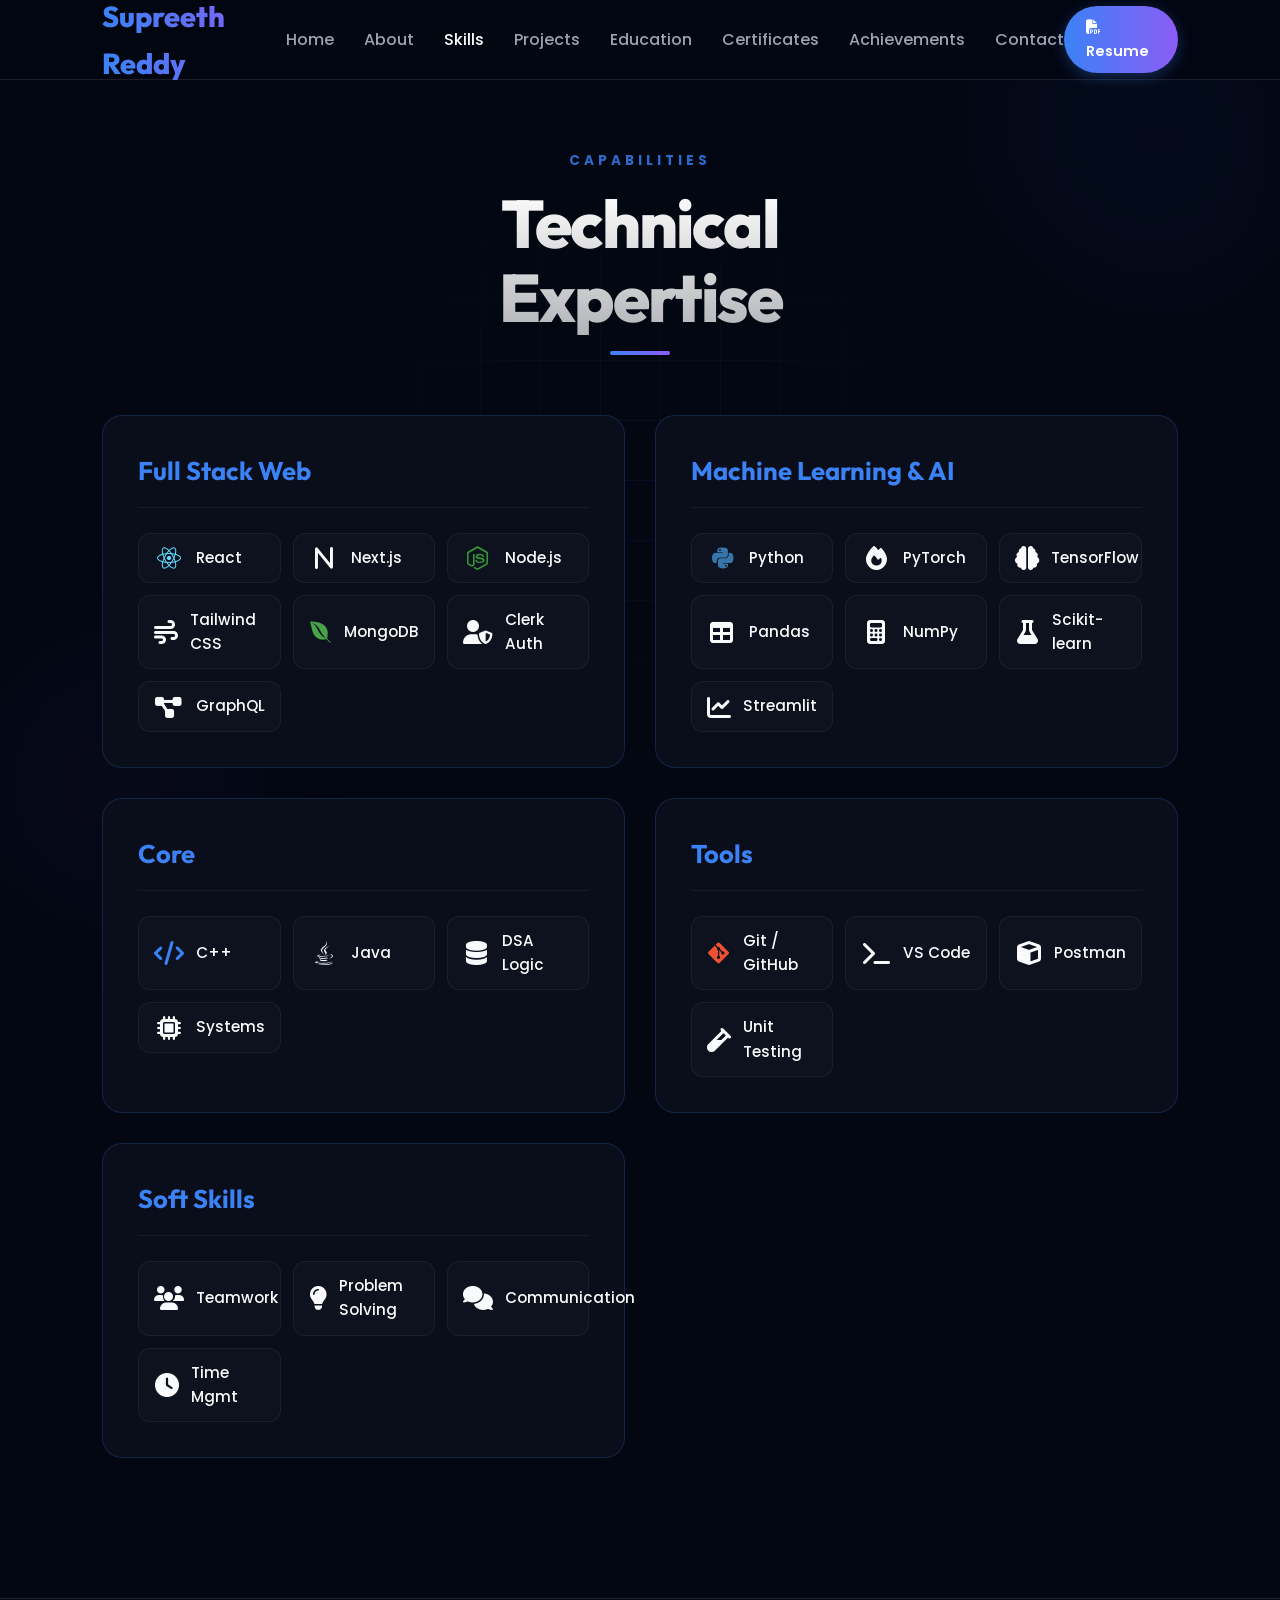
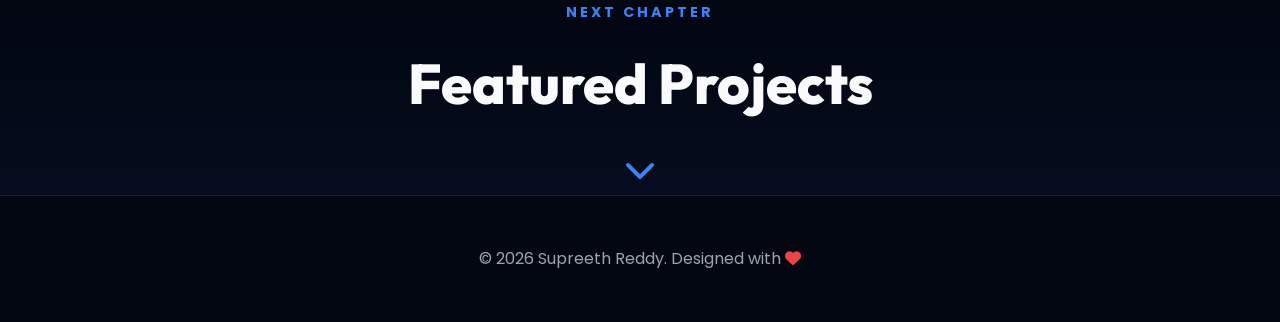
<file: skills.html>
<!DOCTYPE html>
<html lang="en">

<head>
    <meta charset="UTF-8">
    <meta name="viewport" content="width=device-width, initial-scale=1.0">
    <title>Technical Skills | Supreeth Reddy - Expertise & Tech Stack</title>
    <meta name="description" content="Explore the technical expertise of Supreeth Reddy, ranging from Java and Python to React and AI-driven automation.">
    <link href="https://fonts.googleapis.com/css2?family=Poppins:wght@300;400;500;600;700;800&family=Outfit:wght@300;400;500;600;700;800&display=swap" rel="stylesheet">
    <link rel="stylesheet" href="https://cdnjs.cloudflare.com/ajax/libs/font-awesome/6.4.0/css/all.min.css">
    <link rel="stylesheet" href="https://unpkg.com/aos@next/dist/aos.css" />
    <link rel="stylesheet" href="style.css">
</head>

<body>
    <div class="noise-overlay"></div>
    <div class="grid-background"></div>
    <div class="bg-blobs">
        <div class="blob blob-1"></div>
        <div class="blob blob-2"></div>
    </div>
    <!-- Navigation -->
    <nav>
        <div class="nav-logo">Supreeth Reddy</div>
        <ul class="nav-links">
            <li><a href="index.html">Home</a></li>
            <li><a href="about.html">About</a></li>
            <li><a href="skills.html" class="active">Skills</a></li>
            <li><a href="projects.html">Projects</a></li>
            <li><a href="education.html">Education</a></li>
            <li><a href="certificates.html">Certificates</a></li>
            <li><a href="achievements.html">Achievements</a></li>
            <li><a href="contact.html">Contact</a></li>
        </ul>
        <a href="supreeth chintha cv.pdf" class="btn-resume" target="_blank">
            <i class="fa-solid fa-file-pdf"></i> Resume
        </a>
        <div class="nav-toggle">
            <i class="fa-solid fa-bars-staggered"></i>
        </div>
    </nav>

    <!-- Skills Section -->
    <section class="skills-page" id="skills" style="margin-top: 100px; padding-top: 50px;">
        <div class="section-head" data-aos="fade-up">
            <span class="section-tag">Capabilities</span>
            <h2 class="section-title">Technical <br> Expertise</h2>
        </div>

        <div class="skills-editorial-grid">
            <!-- Full Stack Web -->
            <div class="skill-category-card" data-aos="fade-up">
                <h3 class="skill-cat-title">Full Stack Web</h3>
                <div class="skills-items-inner">
                    <div class="skill-box"><i class="fa-brands fa-react"></i><span>React</span></div>
                    <div class="skill-box"><i class="fa-solid fa-n"></i><span>Next.js</span></div>
                    <div class="skill-box"><i class="fa-brands fa-node-js"></i><span>Node.js</span></div>
                    <div class="skill-box"><i class="fa-solid fa-wind"></i><span>Tailwind CSS</span></div>
                    <div class="skill-box"><i class="fa-brands fa-envira"></i><span>MongoDB</span></div>
                    <div class="skill-box"><i class="fa-solid fa-user-shield"></i><span>Clerk Auth</span></div>
                    <div class="skill-box"><i class="fa-solid fa-diagram-project"></i><span>GraphQL</span></div>
                </div>
            </div>

            <!-- Machine Learning & AI -->
            <div class="skill-category-card" data-aos="fade-up" data-aos-delay="100">
                <h3 class="skill-cat-title">Machine Learning & AI</h3>
                <div class="skills-items-inner">
                    <div class="skill-box"><i class="fa-brands fa-python"></i><span>Python</span></div>
                    <div class="skill-box"><i class="fa-solid fa-fire"></i><span>PyTorch</span></div>
                    <div class="skill-box"><i class="fa-solid fa-brain"></i><span>TensorFlow</span></div>
                    <div class="skill-box"><i class="fa-solid fa-table"></i><span>Pandas</span></div>
                    <div class="skill-box"><i class="fa-solid fa-calculator"></i><span>NumPy</span></div>
                    <div class="skill-box"><i class="fa-solid fa-flask"></i><span>Scikit-learn</span></div>
                    <div class="skill-box"><i class="fa-solid fa-chart-line"></i><span>Streamlit</span></div>
                </div>
            </div>

            <!-- Core -->
            <div class="skill-category-card" data-aos="fade-up" data-aos-delay="200">
                <h3 class="skill-cat-title">Core</h3>
                <div class="skills-items-inner">
                    <div class="skill-box"><i class="fa-solid fa-code"></i><span>C++</span></div>
                    <div class="skill-box"><i class="fa-brands fa-java"></i><span>Java</span></div>
                    <div class="skill-box"><i class="fa-solid fa-database"></i><span>DSA Logic</span></div>
                    <div class="skill-box"><i class="fa-solid fa-microchip"></i><span>Systems</span></div>
                </div>
            </div>

            <!-- Tools -->
            <div class="skill-category-card" data-aos="fade-up" data-aos-delay="300">
                <h3 class="skill-cat-title">Tools</h3>
                <div class="skills-items-inner">
                    <div class="skill-box"><i class="fa-brands fa-git-alt"></i><span>Git / GitHub</span></div>
                    <div class="skill-box"><i class="fa-solid fa-terminal"></i><span>VS Code</span></div>
                    <div class="skill-box"><i class="fa-solid fa-cube"></i><span>Postman</span></div>
                    <div class="skill-box"><i class="fa-solid fa-vial"></i><span>Unit Testing</span></div>
                </div>
            </div>

            <!-- Soft Skills -->
            <div class="skill-category-card" data-aos="fade-up" data-aos-delay="400">
                <h3 class="skill-cat-title">Soft Skills</h3>
                <div class="skills-items-inner">
                    <div class="skill-box"><i class="fa-solid fa-users"></i><span>Teamwork</span></div>
                    <div class="skill-box"><i class="fa-solid fa-lightbulb"></i><span>Problem Solving</span></div>
                    <div class="skill-box"><i class="fa-solid fa-comments"></i><span>Communication</span></div>
                    <div class="skill-box"><i class="fa-solid fa-clock"></i><span>Time Mgmt</span></div>
                </div>
            </div>
        </div>
    </section>

    <!-- Next Chapter -->
    <section class="next-chapter" data-aos="fade-up">
        <a href="projects.html" class="next-chapter-link">
            <span class="next-tag">Next Chapter</span>
            <h2 class="next-title">Featured Projects</h2>
            <div class="next-arrow"><i class="fa-solid fa-chevron-down"></i></div>
        </a>
    </section>

    <footer>
        <p>&copy; 2026 Supreeth Reddy. Designed with <i class="fa-solid fa-heart" style="color: #ef4444;"></i></p>
    </footer>

    <!-- Scripts -->
    <script src="https://unpkg.com/aos@next/dist/aos.js"></script>
    <script src="script.js"></script>
</body>

</html>
</file>
<file: style.css>
@import url('https://fonts.googleapis.com/css2?family=Poppins:wght@300;400;500;600;700;800&family=Outfit:wght@300;400;500;600;700;800&display=swap');

:root {
    --primary-color: #3b82f6;
    --secondary-color: #8b5cf6;
    --accent-color: #10b981;
    --bg-dark: #030712;
    --bg-card: rgba(255, 255, 255, 0.05);
    --text-main: #f9fafb;
    --text-muted: #9ca3af;
    --gradient-hero: linear-gradient(135deg, #1e293b 0%, #0f172a 100%);
    --gradient-accent: linear-gradient(90deg, #3b82f6, #8b5cf6);
    --glass-border: rgba(255, 255, 255, 0.1);
    --glass-blur: blur(16px);
    --transition: all 0.5s cubic-bezier(0.16, 1, 0.3, 1);
}

/* --- Theme Effects & Backgrounds --- */
.noise-overlay {
    position: fixed;
    top: 0;
    left: 0;
    width: 100%;
    height: 100%;
    z-index: 9999;
    pointer-events: none;
    opacity: 0.03;
    background: url('https://grainy-gradients.vercel.app/noise.svg');
}

.grid-background {
    position: fixed;
    top: 0;
    left: 0;
    width: 100%;
    height: 100%;
    background-image:
        linear-gradient(rgba(59, 130, 246, 0.08) 1px, transparent 1px),
        linear-gradient(90deg, rgba(59, 130, 246, 0.08) 1px, transparent 1px);
    background-size: 60px 60px;
    mask-image: radial-gradient(circle at var(--cursor-x, 50%) var(--cursor-y, 50%), black 0%, transparent 40%);
    -webkit-mask-image: radial-gradient(circle at var(--cursor-x, 50%) var(--cursor-y, 50%), black 0%, transparent 40%);
    z-index: -2;
    pointer-events: none;
    transition: mask-image 0.1s ease;
}

.bg-blobs {
    position: fixed;
    top: 0;
    left: 0;
    width: 100%;
    height: 100%;
    z-index: -1;
    overflow: hidden;
    filter: blur(80px);
    opacity: 0.3;
    /* Subtle reduction */
    pointer-events: none;
}

.blob {
    position: absolute;
    border-radius: 50%;
    background: var(--gradient-accent);
    filter: blur(40px);
    animation: blob-float 20s infinite alternate;
}

.blob-1 {
    width: 400px;
    height: 400px;
    top: -100px;
    right: -100px;
    background: rgba(59, 130, 246, 0.15);
}

.blob-2 {
    width: 300px;
    height: 300px;
    bottom: -50px;
    left: -50px;
    background: rgba(139, 92, 246, 0.15);
    animation-delay: -5s;
}

@keyframes blob-float {
    0% {
        transform: translate(0, 0) scale(1);
    }

    100% {
        transform: translate(100px, 50px) scale(1.1);
    }
}

/* --- Hero Animations --- */
@keyframes float {

    0%,
    100% {
        transform: translateY(0);
    }

    50% {
        transform: translateY(-20px);
    }
}

@keyframes gradient-move {
    0% {
        background-position: 0% 50%;
    }

    50% {
        background-position: 100% 50%;
    }

    100% {
        background-position: 0% 50%;
    }
}

@keyframes pulse-glow {
    0% {
        box-shadow: 0 0 0 0 rgba(59, 130, 246, 0.4);
    }

    70% {
        box-shadow: 0 0 0 15px rgba(59, 130, 246, 0);
    }

    100% {
        box-shadow: 0 0 0 0 rgba(59, 130, 246, 0);
    }
}

* {
    margin: 0;
    padding: 0;
    box-sizing: border-box;
    scroll-behavior: smooth;
}

body {
    cursor: none;
    /* Hide default cursor */
    font-family: 'Poppins', sans-serif;
    background-color: var(--bg-dark);
    color: var(--text-main);
    overflow-x: hidden;
    line-height: 1.6;
}

/* Custom Cursor Styles */
.cursor {
    width: 12px;
    height: 12px;
    background: #fff;
    border-radius: 50%;
    position: fixed;
    top: 0;
    left: 0;
    pointer-events: none;
    z-index: 10000;
    mix-blend-mode: difference;
    transition: transform 0.1s ease-out;
}

.cursor-follower {
    width: 35px;
    height: 35px;
    border: 2px solid var(--primary-color);
    border-radius: 50%;
    position: fixed;
    top: 0;
    left: 0;
    pointer-events: none;
    z-index: 9999;
    transition: all 0.2s cubic-bezier(0.16, 1, 0.3, 1);
}

h1,
h2,
h3,
.nav-logo {
    font-family: 'Outfit', sans-serif;
}

a {
    text-decoration: none;
    color: inherit;
    transition: var(--transition);
}

ul {
    list-style: none;
}

/* Custom Scrollbar */
::-webkit-scrollbar {
    width: 10px;
}

::-webkit-scrollbar-track {
    background: var(--bg-dark);
}

::-webkit-scrollbar-thumb {
    background: #334155;
    border-radius: 10px;
}

::-webkit-scrollbar-thumb:hover {
    background: #475569;
}

/* --- Navigation --- */
nav {
    position: fixed;
    top: 0;
    width: 100%;
    height: 80px;
    display: flex;
    justify-content: space-between;
    align-items: center;
    padding: 0 8%;
    background: rgba(3, 7, 18, 0.8);
    backdrop-filter: var(--glass-blur);
    z-index: 1000;
    border-bottom: 1px solid var(--glass-border);
}

.nav-logo {
    font-size: 1.8rem;
    font-weight: 800;
    background: var(--gradient-accent);
    -webkit-background-clip: text;
    background-clip: text;
    -webkit-text-fill-color: transparent;
}

.nav-links {
    display: flex;
    gap: 30px;
}

.nav-links a {
    font-weight: 500;
    color: var(--text-muted);
}

.nav-links a:hover,
.nav-links a.active {
    color: var(--text-main);
}

.btn-resume {
    padding: 10px 22px;
    border-radius: 50px;
    background: var(--gradient-accent);
    color: white;
    font-weight: 600;
    font-size: 0.9rem;
    box-shadow: 0 4px 15px rgba(59, 130, 246, 0.3);
    position: relative;
    overflow: hidden;
    transition: transform 0.3s cubic-bezier(0.16, 1, 0.3, 1);
}

.btn-resume:hover {
    transform: scale(1.05);
    animation: pulse-glow 1.5s infinite;
}

/* --- Mobile Navigation --- */
.nav-toggle {
    display: none;
    font-size: 1.5rem;
    color: var(--text-main);
    cursor: pointer;
    z-index: 1001;
    transition: var(--transition);
}

@media (max-width: 992px) {
    nav {
        padding: 0 5%;
    }

    .nav-toggle {
        display: block;
    }

    .nav-links {
        position: fixed;
        right: -100%;
        top: 0;
        height: 100vh;
        width: 70%;
        background: rgba(3, 7, 18, 0.95);
        backdrop-filter: blur(20px);
        flex-direction: column;
        align-items: center;
        justify-content: center;
        gap: 40px;
        transition: all 0.5s cubic-bezier(0.16, 1, 0.3, 1);
        z-index: 1000;
        border-left: 1px solid var(--glass-border);
    }

    .nav-links.nav-active {
        right: 0;
    }

    .nav-links a {
        font-size: 1.2rem;
    }

    .btn-resume {
        display: none;
        /* Hide resume button on mobile nav for now or move inside */
    }
}

/* --- Hero Section --- */
.hero {
    height: 100vh;
    display: flex;
    align-items: center;
    justify-content: center;
    padding: 0 8%;
    position: relative;
    background-image: linear-gradient(rgba(3, 7, 18, 0.7), rgba(3, 7, 18, 0.7)), url('assets/hero.png');
    background-size: cover;
    background-position: center;
    overflow: hidden;
}

.hero::after {
    content: '';
    position: absolute;
    bottom: -2px;
    left: 0;
    width: 100%;
    height: 150px;
    background: linear-gradient(to top, var(--bg-dark), transparent);
}

.hero-content {
    max-width: 800px;
    text-align: center;
    z-index: 10;
    animation: float 6s ease-in-out infinite;
}

/* --- Hero Image --- */
.hero-image {
    position: relative;
    width: 250px;
    height: 250px;
    margin: 0 auto 40px;
    border-radius: 50%;
    padding: 10px;
    background: linear-gradient(135deg, var(--primary-color), var(--accent-color));
    box-shadow: 0 0 50px rgba(59, 130, 246, 0.3);
}

.hero-image img {
    width: 100%;
    height: 100%;
    object-fit: cover;
    border-radius: 50%;
    border: 5px solid var(--bg-dark);
    position: relative;
    z-index: 2;
}

.hero-image-backdrop {
    position: absolute;
    top: 50%;
    left: 50%;
    transform: translate(-50%, -50%);
    width: 140%;
    height: 140%;
    background: radial-gradient(circle, rgba(59, 130, 246, 0.15) 0%, transparent 70%);
    z-index: 1;
    border-radius: 50%;
}

/* --- Profile Enhancements --- */
.orbit-ring {
    position: absolute;
    top: -15px;
    left: -15px;
    right: -15px;
    bottom: -15px;
    border: 2px solid rgba(59, 130, 246, 0.3);
    border-radius: 50%;
    border-top-color: var(--primary-color);
    animation: rotate 10s linear infinite;
    z-index: 1;
}

.tech-bubble {
    position: absolute;
    width: 45px;
    height: 45px;
    background: rgba(15, 23, 42, 0.8);
    backdrop-filter: blur(10px);
    border: 1px solid var(--glass-border);
    border-radius: 50%;
    display: flex;
    align-items: center;
    justify-content: center;
    color: var(--primary-color);
    font-size: 1.2rem;
    z-index: 10;
    box-shadow: 0 10px 20px rgba(0, 0, 0, 0.3);
    animation: bubble-float 4s ease-in-out infinite;
}

.tb-1 {
    top: 10%;
    right: -15px;
    animation-delay: 0s;
}

.tb-2 {
    bottom: 20%;
    left: -25px;
    animation-delay: 1s;
}

.tb-3 {
    bottom: 10%;
    right: -10px;
    animation-delay: 2s;
}

@keyframes rotate {
    from {
        transform: rotate(0deg);
    }

    to {
        transform: rotate(360deg);
    }
}

@keyframes bubble-float {

    0%,
    100% {
        transform: translateY(0) scale(1);
    }

    50% {
        transform: translateY(-15px) scale(1.1);
    }
}

.hero-badge {
    background: rgba(59, 130, 246, 0.1);
    border: 1px solid rgba(59, 130, 246, 0.2);
    color: var(--primary-color);
    padding: 6px 16px;
    border-radius: 50px;
    font-size: 0.85rem;
    font-weight: 600;
    display: inline-block;
    margin-bottom: 20px;
    letter-spacing: 1px;
    text-transform: uppercase;
}

.hero-title {
    font-size: clamp(2.5rem, 8vw, 4.5rem);
    margin-bottom: 20px;
    line-height: 1.1;
    font-weight: 800;
}

.hero-title span {
    background: linear-gradient(90deg, #3b82f6, #8b5cf6, #10b981, #3b82f6);
    background-size: 300% 300%;
    -webkit-background-clip: text;
    background-clip: text;
    -webkit-text-fill-color: transparent;
    animation: gradient-move 8s ease infinite;
}

.hero-desc {
    font-size: clamp(1rem, 3vw, 1.2rem);
    color: var(--text-muted);
    margin-bottom: 35px;
    max-width: 600px;
    margin-left: auto;
    margin-right: auto;
    opacity: 0.9;
    min-height: 1.2em;
    /* Prevents layout shift during typing */
}

.hero-btns {
    display: flex;
    gap: 20px;
    justify-content: center;
}

.btn-primary {
    padding: 14px 32px;
    background: var(--gradient-accent);
    color: white;
    border-radius: 8px;
    font-weight: 600;
    box-shadow: 0 10px 25px rgba(59, 130, 246, 0.2);
}

.btn-secondary {
    padding: 14px 32px;
    border: 1px solid var(--glass-border);
    backdrop-filter: var(--glass-blur);
    border-radius: 8px;
    font-weight: 600;
}

/* --- Global Section Styles --- */
section {
    padding: 100px 8%;
}

.section-head {
    margin-bottom: 80px;
    text-align: center;
    position: relative;
}

.section-tag {
    color: var(--primary-color);
    font-weight: 700;
    text-transform: uppercase;
    font-size: 0.85rem;
    letter-spacing: 4px;
    display: block;
    margin-bottom: 15px;
    opacity: 0.8;
}

.section-title {
    font-family: 'Outfit', sans-serif;
    font-size: clamp(2.5rem, 6vw, 4.2rem);
    font-weight: 800;
    line-height: 1.1;
    background: linear-gradient(180deg, #fff 0%, rgba(255, 255, 255, 0.7) 100%);
    -webkit-background-clip: text;
    background-clip: text;
    -webkit-text-fill-color: transparent;
    letter-spacing: -2px;
}

.section-head::after {
    content: '';
    position: absolute;
    bottom: -20px;
    left: 50%;
    transform: translateX(-50%);
    width: 60px;
    height: 4px;
    background: var(--gradient-accent);
    border-radius: 2px;
}

/* --- About Editorial Style --- */
.about-profile-wrapper {
    width: 120px;
    height: 120px;
    border-radius: 24px;
    overflow: hidden;
    border: 3px solid var(--primary-color);
    box-shadow: 0 10px 30px rgba(0, 0, 0, 0.3);
    transition: var(--transition);
}

.about-profile-wrapper:hover {
    transform: rotate(-5deg) scale(1.1);
}

.about-profile-img {
    width: 100%;
    height: 100%;
    object-fit: cover;
}

.about-editorial {
    display: grid;
    grid-template-columns: 1.5fr 1fr;
    gap: 80px;
    align-items: start;
    margin-top: 40px;
}

.lead-text {
    font-size: 1.8rem;
    font-weight: 600;
    line-height: 1.4;
    margin-bottom: 40px;
    color: var(--text-main);
}

.lead-text span {
    color: var(--primary-color);
}

.detailed-text p {
    font-size: 1.1rem;
    color: var(--text-muted);
    margin-bottom: 25px;
    line-height: 1.8;
}

.stats-grid-vertical {
    display: flex;
    flex-direction: column;
    gap: 20px;
    margin-bottom: 40px;
}

.stat-item {
    background: var(--bg-card);
    padding: 25px;
    border-radius: 16px;
    border: 1px solid var(--glass-border);
    display: flex;
    justify-content: space-between;
    align-items: center;
}

.stat-number {
    font-size: 1.8rem;
    font-weight: 800;
    color: var(--primary-color);
}

.stat-label {
    font-size: 0.9rem;
    color: var(--text-muted);
    font-weight: 500;
}

.sidebar-quote {
    padding: 30px;
    background: rgba(59, 130, 246, 0.05);
    border-left: 4px solid var(--primary-color);
    border-radius: 4px 16px 16px 4px;
}

.sidebar-quote i {
    font-size: 2rem;
    color: var(--primary-color);
    opacity: 0.3;
    margin-bottom: 15px;
}

.sidebar-quote p {
    font-style: italic;
    color: var(--text-main);
    font-size: 1.1rem;
}

@media (max-width: 992px) {
    .about-editorial {
        grid-template-columns: 1fr;
        gap: 50px;
    }
}

/* --- Skills Section --- */
.skills-container {
    display: grid;
    grid-template-columns: repeat(auto-fit, minmax(300px, 1fr));
    gap: 30px;
}

.skill-box {
    background: var(--bg-card);
    padding: 35px;
    border-radius: 20px;
    border: 1px solid var(--glass-border);
    transition: var(--transition);
}

.skill-box:hover {
    transform: translateY(-10px);
    border-color: rgba(59, 130, 246, 0.4);
    background: rgba(255, 255, 255, 0.08);
}

.skill-box h3 {
    margin-bottom: 25px;
    font-size: 1.3rem;
    display: flex;
    align-items: center;
    gap: 12px;
}

.skill-list {
    display: flex;
    flex-wrap: wrap;
    gap: 12px;
}

.skill-tag {
    padding: 8px 16px;
    background: rgba(255, 255, 255, 0.05);
    border: 1px solid var(--glass-border);
    border-radius: 10px;
    font-size: 0.9rem;
    font-weight: 500;
    transition: var(--transition);
}

.skill-tag:hover {
    background: var(--primary-color);
    border-color: var(--primary-color);
    color: white;
}

/* --- Projects Section --- */
.projects-grid {
    display: grid;
    grid-template-columns: repeat(auto-fit, minmax(350px, 1fr));
    gap: 40px;
}

.project-card {
    background: var(--bg-card);
    border-radius: 24px;
    overflow: hidden;
    border: 1px solid var(--glass-border);
    transition: var(--transition);
    position: relative;
}

.project-card::before {
    content: '';
    position: absolute;
    top: 0;
    left: 0;
    right: 0;
    bottom: 0;
    background: linear-gradient(115deg, transparent 0%, rgba(255, 255, 255, 0.05) 50%, transparent 100%);
    transform: translateX(-100%);
    transition: 0.6s;
    pointer-events: none;
    z-index: 2;
}

.project-card:hover::before {
    transform: translateX(100%);
}

.project-card:hover {
    transform: translateY(-10px) scale(1.02);
    border-color: var(--primary-color);
    box-shadow: 0 20px 40px rgba(59, 130, 246, 0.2);
}

/* --- Featured Project Spotlight --- */
.project-featured-card {
    background: var(--bg-card);
    border-radius: 32px;
    overflow: hidden;
    border: 1px solid var(--glass-border);
    margin-bottom: 60px;
    display: grid;
    grid-template-columns: 1.2fr 1fr;
    transition: var(--transition);
}

.project-featured-card:hover {
    border-color: var(--primary-color);
    box-shadow: 0 25px 50px rgba(0, 0, 0, 0.5);
}

.project-featured-img {
    height: 100%;
    min-height: 400px;
    /* Ensure a good height even if content is short */
    overflow: hidden;
}

.project-featured-img img {
    width: 100%;
    height: 100%;
    object-fit: cover;
    transition: var(--transition);
}

.project-featured-card:hover .project-featured-img img {
    transform: scale(1.05);
}

.project-featured-info {
    padding: 50px;
    display: flex;
    flex-direction: column;
    justify-content: center;
}

.project-meta {
    display: flex;
    justify-content: space-between;
    margin-bottom: 20px;
}

.project-category {
    font-size: 0.85rem;
    font-weight: 700;
    color: var(--primary-color);
    text-transform: uppercase;
    letter-spacing: 2px;
}

/* --- Project Link Buttons --- */
.btn-project-link {
    display: inline-flex;
    align-items: center;
    gap: 10px;
    margin-top: 25px;
    padding: 12px 24px;
    background: rgba(255, 255, 255, 0.05);
    border: 1px solid var(--glass-border);
    border-radius: 12px;
    color: var(--text-main);
    text-decoration: none;
    font-size: 0.9rem;
    font-weight: 600;
    transition: var(--transition);
}

.btn-project-link i {
    font-size: 1.1rem;
    color: var(--primary-color);
}

.btn-project-link:hover {
    background: var(--primary-color);
    border-color: var(--primary-color);
    transform: translateY(-3px);
    box-shadow: 0 10px 20px rgba(59, 130, 246, 0.2);
}

.btn-project-link.demo {
    background: var(--primary-color);
    border-color: var(--primary-color);
}

.btn-project-link.demo i {
    color: white;
}

.btn-project-link.demo:hover {
    background: white;
    color: var(--primary-color);
    border-color: white;
}

.btn-project-link.demo:hover i {
    color: var(--primary-color);
}

.project-featured-info h3 {
    font-size: 2.2rem;
    margin-bottom: 20px;
    font-weight: 800;
}

.project-featured-info p {
    color: var(--text-muted);
    font-size: 1.1rem;
    line-height: 1.7;
    margin-bottom: 30px;
}

@media (max-width: 992px) {
    .project-featured-card {
        grid-template-columns: 1fr;
    }

    .project-featured-img {
        height: 300px;
    }

    .project-featured-info {
        padding: 35px;
    }
}

/* --- Timeline V2 --- */
.education-container {
    max-width: 800px;
    margin: 0 auto;
    position: relative;
    padding-left: 20px;
}

.timeline-v2 {
    border-left: 2px solid var(--glass-border);
    padding: 20px 0;
}

.timeline-v2-item {
    position: relative;
    margin-bottom: 50px;
    padding-left: 40px;
}

.timeline-v2-marker {
    position: absolute;
    left: -9px;
    top: 5px;
    width: 16px;
    height: 16px;
    background: var(--bg-dark);
    border: 3px solid var(--primary-color);
    border-radius: 50%;
    box-shadow: 0 0 15px rgba(59, 130, 246, 0.5);
}

.timeline-v2-content {
    background: var(--bg-card);
    padding: 30px;
    border-radius: 20px;
    border: 1px solid var(--glass-border);
    transition: var(--transition);
}

.timeline-v2-content:hover {
    transform: translateX(10px);
    border-color: var(--primary-color);
}

.timeline-v2-date {
    font-size: 0.85rem;
    font-weight: 700;
    color: var(--primary-color);
    margin-bottom: 10px;
    display: block;
}

.timeline-v2-content h3 {
    font-size: 1.4rem;
    margin-bottom: 10px;
}

.timeline-v2-details {
    margin-top: 15px;
    list-style: none;
    color: var(--text-muted);
}

.timeline-v2-details li {
    position: relative;
    padding-left: 20px;
    margin-bottom: 8px;
    font-size: 0.95rem;
}

.timeline-v2-details li::before {
    content: '•';
    position: absolute;
    left: 0;
    color: var(--primary-color);
}

.timeline-v2-score {
    display: inline-block;
    padding: 6px 16px;
    background: rgba(59, 130, 246, 0.1);
    color: var(--primary-color);
    border-radius: 50px;
    font-weight: 700;
    font-size: 0.9rem;
    margin-top: 15px;
}

.timeline-v2-score.excellence {
    background: rgba(16, 185, 129, 0.1);
    color: var(--accent-color);
}

/* --- Museum Gallery --- */
.training-page {
    padding: 100px 8%;
    background: rgba(255, 255, 255, 0.02);
}

.certificate-museum-grid {
    display: grid;
    grid-template-columns: repeat(auto-fit, minmax(400px, 1fr));
    gap: 40px;
    margin-bottom: 60px;
}

.museum-card {
    background: var(--bg-card);
    border-radius: 24px;
    padding: 20px;
    border: 1px solid var(--glass-border);
    transition: var(--transition);
}

.museum-card:hover {
    transform: scale(1.03);
    border-color: var(--primary-color);
}

.museum-img {
    border-radius: 16px;
    overflow: hidden;
    aspect-ratio: 1.4 / 1;
    margin-bottom: 20px;
    border: 1px solid rgba(255, 255, 255, 0.05);
}

.museum-img img {
    width: 100%;
    height: 100%;
    object-fit: cover;
}

.museum-info h3 {
    font-size: 1.3rem;
    margin-bottom: 8px;
}

.museum-info p {
    color: var(--text-muted);
    font-size: 0.9rem;
}

.key-certificates-list {
    text-align: center;
    background: var(--bg-card);
    padding: 40px;
    border-radius: 24px;
    border: 1px solid var(--glass-border);
}

.cert-pills {
    display: flex;
    flex-wrap: wrap;
    justify-content: center;
    gap: 15px;
    margin-top: 25px;
}

.cert-pills span {
    padding: 10px 20px;
    background: rgba(255, 255, 255, 0.05);
    border: 1px solid var(--glass-border);
    border-radius: 50px;
    font-size: 0.9rem;
    font-weight: 500;
}

@media (max-width: 768px) {
    .certificate-museum-grid {
        grid-template-columns: 1fr;
    }
}

/* --- Premium Contact Style --- */
.contact-featured-grid {
    display: grid;
    grid-template-columns: repeat(auto-fit, minmax(300px, 1fr));
    gap: 30px;
    max-width: 1100px;
    margin: 0 auto 60px;
}

.contact-premium-card {
    background: var(--bg-card);
    padding: 50px 40px;
    border-radius: 24px;
    border: 1px solid var(--glass-border);
    display: flex;
    flex-direction: column;
    align-items: center;
    text-align: center;
    transition: var(--transition);
    text-decoration: none;
    color: inherit;
}

.contact-premium-card i {
    font-size: 3rem;
    color: var(--primary-color);
    margin-bottom: 25px;
    transition: var(--transition);
}

.contact-premium-card:hover {
    transform: translateY(-15px);
    border-color: var(--primary-color);
    background: rgba(255, 255, 255, 0.08);
}

.contact-premium-card:hover i {
    transform: scale(1.2);
}

.premium-card-info h3 {
    font-size: 1.4rem;
    margin-bottom: 8px;
}

.premium-card-info span {
    display: block;
    font-weight: 700;
    color: var(--primary-color);
    margin-bottom: 15px;
    font-size: 0.95rem;
}

.premium-card-info p {
    color: var(--text-muted);
    font-size: 0.9rem;
    line-height: 1.5;
}

.contact-footer {
    text-align: center;
    margin-top: 40px;
}

.availability-status {
    display: inline-flex;
    align-items: center;
    gap: 12px;
    padding: 10px 20px;
    background: rgba(16, 185, 129, 0.1);
    border: 1px solid rgba(16, 185, 129, 0.2);
    border-radius: 50px;
    margin-top: 20px;
}

.status-dot {
    width: 10px;
    height: 10px;
    background: var(--accent-color);
    border-radius: 50%;
    animation: status-pulse 2s infinite;
}

@keyframes status-pulse {
    0% {
        box-shadow: 0 0 0 0 rgba(16, 185, 129, 0.4);
    }

    70% {
        box-shadow: 0 0 0 10px rgba(16, 185, 129, 0);
    }

    100% {
        box-shadow: 0 0 0 0 rgba(16, 185, 129, 0);
    }
}

footer {
    padding: 50px 8%;
    border-top: 1px solid var(--glass-border);
    text-align: center;
    color: var(--text-muted);
}

/* --- Animations --- */
[data-aos] {
    opacity: 0;
    transform: translateY(30px);
    transition: var(--transition);
}

[data-aos].aos-animate {
    opacity: 1;
    transform: translateY(0);
}

/* Mobile Responsive */
@media (max-width: 992px) {
    .about-grid {
        grid-template-columns: 1fr;
    }

    nav {
        padding: 0 5%;
    }
}

@media (max-width: 768px) {
    .nav-links {
        display: none;
    }

    .hero-btns {
        flex-direction: column;
    }

    .hero-title {
        font-size: 3rem;
    }
}

/* --- Certificate Grid --- */
.certificate-grid {
    display: grid;
    grid-template-columns: repeat(auto-fit, minmax(300px, 1fr));
    gap: 30px;
    margin-top: 40px;
    max-width: 1000px;
    margin-left: auto;
    margin-right: auto;
}

.cert-card {
    position: relative;
    border-radius: 20px;
    overflow: hidden;
    border: 1px solid var(--glass-border);
    background: var(--bg-card);
    aspect-ratio: 1.4 / 1;
    cursor: pointer;
    transition: var(--transition);
}

.cert-card img {
    width: 100%;
    height: 100%;
    object-fit: cover;
    transition: var(--transition);
}

.cert-overlay {
    position: absolute;
    top: 0;
    left: 0;
    width: 100%;
    height: 100%;
    background: linear-gradient(to top, rgba(3, 7, 18, 0.9) 0%, transparent 60%);
    display: flex;
    align-items: flex-end;
    padding: 25px;
    opacity: 0;
    transition: var(--transition);
}

.cert-info h3 {
    font-size: 1.1rem;
    color: white;
    margin-bottom: 5px;
}

.cert-info p {
    font-size: 0.85rem;
    color: var(--primary-color);
    font-weight: 600;
}

.cert-card:hover {
    transform: translateY(-10px);
    border-color: var(--primary-color);
    box-shadow: 0 15px 30px rgba(59, 130, 246, 0.2);
}

.cert-card:hover .cert-overlay {
    opacity: 1;
}

.cert-card:hover img {
    transform: scale(1.05);
}

@media (max-width: 480px) {
    .certificate-grid {
        grid-template-columns: 1fr;
    }
}

/* --- Expertise Grid --- */
/* --- New Editorial Skills Theme --- */
.skills-editorial-grid {
    display: grid;
    grid-template-columns: repeat(2, 1fr);
    gap: 30px;
    max-width: 1200px;
    margin: 40px auto;
}

.skill-category-card {
    background: #0a0e1a;
    /* Darker navy */
    border: 1px solid rgba(59, 130, 246, 0.2);
    border-radius: 20px;
    padding: 35px;
    position: relative;
    transition: var(--transition);
}

.skill-category-card:hover {
    border-color: var(--primary-color);
    box-shadow: 0 0 30px rgba(59, 130, 246, 0.1);
}

.skill-cat-title {
    font-family: 'Outfit', sans-serif;
    font-weight: 700;
    font-size: 1.6rem;
    color: var(--primary-color);
    margin-bottom: 25px;
    padding-bottom: 15px;
    border-bottom: 1px solid rgba(255, 255, 255, 0.05);
}

.skills-items-inner {
    display: grid;
    grid-template-columns: repeat(auto-fit, minmax(140px, 1fr));
    gap: 12px;
}

.skill-box {
    background: rgba(255, 255, 255, 0.02);
    border: 1px solid rgba(255, 255, 255, 0.05);
    border-radius: 12px;
    padding: 12px 15px;
    display: flex;
    align-items: center;
    gap: 12px;
    transition: var(--transition);
}

.skill-box:hover {
    background: rgba(59, 130, 246, 0.1);
    border-color: rgba(59, 130, 246, 0.3);
    transform: translateY(-5px);
    box-shadow: 0 10px 20px rgba(0, 0, 0, 0.2);
}

.skill-box i {
    font-size: 1.5rem;
    width: 30px;
    text-align: center;
}

.skill-box span {
    font-size: 0.95rem;
    font-weight: 500;
}

/* Specific Icon Colors */
.fa-react {
    color: #61DAFB;
}

.fa-node-js {
    color: #339933;
}

.fa-envira {
    color: #47A248;
}

/* MongoDB */
.fa-code {
    color: #3b82f6;
}

/* General */
.fa-python {
    color: #3776AB;
}

.fa-git-alt {
    color: #F05032;
}

@media (max-width: 992px) {
    .skills-editorial-grid {
        grid-template-columns: 1fr;
    }
}

.expertise-grid {
    display: grid;
    grid-template-columns: repeat(auto-fit, minmax(320px, 1fr));
    gap: 30px;
    margin-top: 40px;
}

.expertise-card {
    background: var(--bg-card);
    padding: 40px;
    border-radius: 24px;
    border: 1px solid var(--glass-border);
    transition: var(--transition);
}

.expertise-card:hover {
    transform: translateY(-10px);
    border-color: var(--primary-color);
    background: rgba(255, 255, 255, 0.08);
}

.expertise-header {
    display: flex;
    align-items: center;
    gap: 15px;
    margin-bottom: 20px;
}

.expertise-header i {
    font-size: 2rem;
    color: var(--primary-color);
}

.expertise-header h3 {
    font-size: 1.5rem;
    font-weight: 700;
}

.expertise-card p {
    color: var(--text-muted);
    font-size: 0.95rem;
    margin-bottom: 30px;
}

.tech-stack-list {
    display: flex;
    flex-direction: column;
    gap: 15px;
}

.tech-item {
    display: flex;
    flex-direction: column;
    gap: 8px;
}

.tech-item span {
    font-size: 0.9rem;
    font-weight: 500;
    color: var(--text-main);
}

.tech-bar {
    width: 100%;
    height: 6px;
    background: rgba(255, 255, 255, 0.05);
    border-radius: 3px;
    overflow: hidden;
}

.tech-bar .fill {
    height: 100%;
    background: var(--gradient-accent);
    border-radius: 3px;
}

.skill-pill {
    display: inline-block;
    padding: 8px 16px;
    background: rgba(255, 255, 255, 0.05);
    border: 1px solid var(--glass-border);
    border-radius: 12px;
    font-size: 0.85rem;
    margin-right: 8px;
    margin-bottom: 8px;
    color: var(--text-muted);
    transition: var(--transition);
}

.expertise-card:hover .skill-pill {
    border-color: rgba(59, 130, 246, 0.3);
    color: var(--text-main);
}

@media (max-width: 768px) {
    .expertise-card {
        padding: 30px;
    }
}

/* --- Index Preview Grid --- */
.featured-preview-grid {
    display: grid;
    grid-template-columns: 1fr 1fr;
    gap: 30px;
    margin-bottom: 50px;
}

.preview-card {
    background: var(--bg-card);
    border-radius: 24px;
    border: 1px solid var(--glass-border);
    padding: 50px 40px;
    transition: var(--transition);
    position: relative;
    overflow: hidden;
}

.preview-card:hover {
    transform: translateY(-10px);
    border-color: var(--primary-color);
    background: rgba(255, 255, 255, 0.08);
}

.preview-tag {
    font-size: 0.75rem;
    font-weight: 700;
    color: var(--primary-color);
    text-transform: uppercase;
    letter-spacing: 2px;
    margin-bottom: 15px;
    display: block;
}

.preview-content h3 {
    font-size: 1.8rem;
    margin-bottom: 15px;
    font-weight: 800;
}

.preview-content p {
    color: var(--text-muted);
    margin-bottom: 30px;
    font-size: 1.1rem;
    line-height: 1.6;
}

.preview-link {
    color: var(--text-main);
    text-decoration: none;
    font-weight: 600;
    display: flex;
    align-items: center;
    gap: 10px;
    transition: var(--transition);
}

.preview-link:hover {
    gap: 15px;
    color: var(--primary-color);
}

.quick-links-grid {
    display: grid;
    grid-template-columns: repeat(3, 1fr);
    gap: 20px;
}

.quick-link-item {
    background: rgba(255, 255, 255, 0.03);
    padding: 30px;
    border-radius: 16px;
    text-align: center;
    text-decoration: none;
    color: inherit;
    border: 1px solid var(--glass-border);
    transition: var(--transition);
}

.quick-link-item i {
    font-size: 1.5rem;
    color: var(--primary-color);
    margin-bottom: 10px;
    display: block;
}

.quick-link-item:hover {
    background: rgba(59, 130, 246, 0.05);
    border-color: var(--primary-color);
    transform: scale(1.05);
}

@media (max-width: 768px) {

    .featured-preview-grid,
    .quick-links-grid,
    .skills-editorial-grid,
    .projects-grid,
    .projects-featured-grid,
    .contact-featured-grid,
    .museum-gallery {
        grid-template-columns: 1fr;
    }

    .timeline-v2::before {
        left: 20px;
    }

    .timeline-item {
        width: 100% !important;
        padding-left: 50px !important;
        padding-right: 0 !important;
        text-align: left !important;
    }

    .timeline-item:nth-child(even) {
        left: 0 !important;
    }

    .timeline-dot {
        left: 20px !important;
        transform: translateX(-50%) !important;
    }

    .timeline-date {
        position: static !important;
        display: block;
        margin-bottom: 5px;
        color: var(--primary-color);
    }

    .museum-gallery {
        grid-template-columns: 1fr;
    }

    .projects-page,
    .skills-page,
    .about-page,
    .education-page,
    .contact-page {
        padding: 50px 5%;
    }

    .section-title {
        font-size: 2.5rem;
    }
}

/* --- Project Image Scaling Fix --- */
.project-img {
    height: 240px;
    width: 100%;
    overflow: hidden;
    position: relative;
    border-bottom: 1px solid var(--glass-border);
}

.project-img img {
    width: 100%;
    height: 100%;
    object-fit: cover;
    display: block;
    transition: var(--transition);
}

.project-card:hover .project-img img {
    transform: scale(1.1);
}

.project-featured-img {
    height: 100%;
    min-height: 400px;
    overflow: hidden;
}

@media (max-width: 992px) {
    .project-featured-img {
        height: 300px;
        min-height: auto;
    }
}

/* --- Achievements Section --- */
.achievements-grid {
    display: grid;
    grid-template-columns: repeat(auto-fit, minmax(300px, 1fr));
    gap: 30px;
    margin-bottom: 80px;
}

.achievement-card {
    background: var(--bg-card);
    border: 1px solid var(--glass-border);
    border-radius: 24px;
    padding: 40px;
    display: flex;
    flex-direction: column;
    gap: 20px;
    transition: var(--transition);
    position: relative;
    overflow: hidden;
}

.achievement-card::before {
    content: '';
    position: absolute;
    top: 0;
    left: 0;
    width: 4px;
    height: 0;
    background: var(--primary-color);
    transition: var(--transition);
}

.achievement-card:hover {
    transform: translateY(-10px);
    border-color: rgba(59, 130, 246, 0.3);
    background: rgba(255, 255, 255, 0.08);
}

.achievement-card:hover::before {
    height: 100%;
}

.achievement-icon {
    width: 60px;
    height: 60px;
    background: rgba(59, 130, 246, 0.1);
    border-radius: 16px;
    display: flex;
    align-items: center;
    justify-content: center;
    font-size: 1.8rem;
    color: var(--primary-color);
    margin-bottom: 10px;
}

.achievement-date {
    font-size: 0.8rem;
    text-transform: uppercase;
    letter-spacing: 2px;
    color: var(--primary-color);
    font-weight: 700;
}

.achievement-info h3 {
    font-size: 1.5rem;
    margin-bottom: 15px;
}

.achievement-info p {
    color: var(--text-muted);
    line-height: 1.6;
}

/* --- Milestones --- */
.milestones-section {
    margin-top: 50px;
    padding: 60px;
    background: rgba(255, 255, 255, 0.02);
    border-radius: 32px;
    border: 1px solid var(--glass-border);
}

.section-subtitle {
    font-size: 2rem;
    margin-bottom: 40px;
    text-align: center;
}

.milestones-list {
    display: flex;
    flex-direction: column;
    gap: 40px;
}

.milestone-item {
    display: flex;
    gap: 30px;
    position: relative;
}

.milestone-dot {
    width: 14px;
    height: 14px;
    background: var(--primary-color);
    border-radius: 50%;
    margin-top: 8px;
    position: relative;
    box-shadow: 0 0 20px rgba(59, 130, 246, 0.5);
}

.milestone-content h3 {
    font-size: 1.3rem;
    margin-bottom: 10px;
    color: var(--text-main);
}

.milestone-content p {
    color: var(--text-muted);
}

@media (max-width: 768px) {
    .milestones-section {
        padding: 30px;
    }
}

/* --- Certificate Page Styles --- */
.museum-gallery {
    display: grid;
    grid-template-columns: repeat(auto-fit, minmax(400px, 1fr));
    gap: 40px;
    margin-bottom: 80px;
}

.museum-card {
    background: var(--bg-card);
    border: 1px solid var(--glass-border);
    border-radius: 24px;
    overflow: hidden;
    transition: var(--transition);
}

.museum-img {
    height: 300px;
    overflow: hidden;
    border-bottom: 1px solid var(--glass-border);
}

.museum-img img {
    width: 100%;
    height: 100%;
    object-fit: contain;
    background: #000;
}

.museum-info {
    padding: 30px;
}

.museum-info h3 {
    font-size: 1.5rem;
    margin-bottom: 10px;
}

.museum-meta {
    display: flex;
    gap: 20px;
    margin-top: 20px;
    color: var(--text-muted);
    font-size: 0.9rem;
    font-weight: 500;
}

.museum-meta i {
    color: var(--primary-color);
}

.cert-pills-container {
    display: grid;
    grid-template-columns: repeat(auto-fit, minmax(280px, 1fr));
    gap: 20px;
    margin-top: 40px;
}

.cert-pill-box {
    background: rgba(255, 255, 255, 0.03);
    border: 1px solid var(--glass-border);
    padding: 20px 25px;
    border-radius: 20px;
    display: flex;
    align-items: center;
    gap: 20px;
    transition: var(--transition);
}

.cert-pill-box i {
    font-size: 1.5rem;
    color: var(--primary-color);
}

.cert-pill-box h4 {
    font-size: 1.1rem;
    font-weight: 700;
    margin-bottom: 4px;
}

.cert-pill-box p {
    color: var(--text-muted);
    font-size: 0.9rem;
}

.cert-pill-box:hover {
    transform: translateX(10px);
    border-color: var(--primary-color);
    background: rgba(59, 130, 246, 0.05);
}

@media (max-width: 768px) {
    .museum-gallery {
        grid-template-columns: 1fr;
    }
}

/* --- Education Enhancement Styles --- */
.timeline-v2-badge {
    display: inline-block;
    padding: 6px 12px;
    background: rgba(59, 130, 246, 0.1);
    color: var(--primary-color);
    border-radius: 8px;
    font-size: 0.75rem;
    font-weight: 700;
    text-transform: uppercase;
    letter-spacing: 1px;
    margin-top: 15px;
    border: 1px solid rgba(59, 130, 246, 0.2);
}

.academic-pillars-section {
    margin-top: 80px;
    padding: 40px;
}

.pillars-grid {
    display: grid;
    grid-template-columns: repeat(auto-fit, minmax(220px, 1fr));
    gap: 20px;
}

.pillar-card {
    background: rgba(255, 255, 255, 0.03);
    border: 1px solid var(--glass-border);
    padding: 30px;
    border-radius: 20px;
    text-align: center;
    transition: var(--transition);
}

.pillar-card i {
    font-size: 2rem;
    color: var(--primary-color);
    margin-bottom: 20px;
}

.pillar-card h4 {
    font-size: 1.1rem;
    margin-bottom: 10px;
}

.pillar-card p {
    font-size: 0.9rem;
    color: var(--text-muted);
}

.pillar-card:hover {
    transform: translateY(-5px);
    background: rgba(59, 130, 246, 0.05);
    border-color: var(--primary-color);
}

/* --- Custom Scrollbar --- */
::-webkit-scrollbar {
    width: 8px;
}

::-webkit-scrollbar-track {
    background: var(--bg-body);
}

::-webkit-scrollbar-thumb {
    background: rgba(59, 130, 246, 0.2);
    border-radius: 10px;
    border: 2px solid var(--bg-body);
    transition: var(--transition);
}

::-webkit-scrollbar-thumb:hover {
    background: var(--primary-color);
}

/* --- Page Transitions --- */
body {
    opacity: 0;
    transition: opacity 0.8s ease-in-out;
}

body.loaded {
    opacity: 1;
}

/* --- Back to Top --- */
.back-to-top {
    position: fixed;
    bottom: 30px;
    right: 30px;
    width: 50px;
    height: 50px;
    background: var(--primary-color);
    color: #fff;
    border-radius: 50%;
    display: flex;
    align-items: center;
    justify-content: center;
    font-size: 1.2rem;
    cursor: pointer;
    opacity: 0;
    visibility: hidden;
    transition: all 0.3s ease;
    z-index: 999;
    box-shadow: 0 10px 20px rgba(59, 130, 246, 0.3);
}

.back-to-top.visible {
    opacity: 1;
    visibility: visible;
    bottom: 40px;
}

.back-to-top:hover {
    transform: translateY(-5px);
    background: var(--secondary-color);
}

/* --- Next Chapter --- */
.next-chapter {
    padding: 100px var(--container-padding);
    text-align: center;
    border-top: 1px solid var(--glass-border);
    background: linear-gradient(to bottom, transparent, rgba(59, 130, 246, 0.05));
}

.next-chapter-link {
    display: inline-flex;
    flex-direction: column;
    align-items: center;
    gap: 15px;
    text-decoration: none;
    transition: var(--transition);
}

.next-tag {
    font-size: 0.9rem;
    color: var(--primary-color);
    letter-spacing: 3px;
    text-transform: uppercase;
    font-weight: 700;
}

.next-title {
    font-size: 3.5rem;
    font-weight: 800;
    color: var(--text-main);
    transition: var(--transition);
}

.next-chapter-link:hover .next-title {
    color: var(--primary-color);
    transform: translateY(-5px);
}

.next-arrow {
    font-size: 2rem;
    color: var(--primary-color);
    animation: bounceRight 2s infinite;
}

@keyframes bounceRight {

    0%,
    20%,
    50%,
    80%,
    100% {
        transform: translateY(0);
    }

    40% {
        transform: translateY(-10px);
    }

    60% {
        transform: translateY(-5px);
    }
}

@media (max-width: 768px) {
    .next-title {
        font-size: 2.2rem;
    }
}

/* --- Certificate Modal --- */
.museum-card,
.cert-pill-box {
    cursor: pointer;
}

.cert-modal {
    display: none;
    position: fixed;
    z-index: 2000;
    left: 0;
    top: 0;
    width: 100%;
    height: 100%;
    overflow: auto;
    background-color: rgba(3, 7, 18, 0.95);
    backdrop-filter: blur(10px);
    opacity: 0;
    transition: opacity 0.3s ease;
}

.cert-modal.active {
    display: flex;
    align-items: center;
    justify-content: center;
    opacity: 1;
}

.modal-content {
    position: relative;
    background: var(--bg-card);
    margin: auto;
    padding: 20px;
    border: 1px solid var(--glass-border);
    width: 90%;
    max-width: 1000px;
    border-radius: 20px;
    box-shadow: 0 25px 50px rgba(0, 0, 0, 0.5);
    transform: scale(0.8);
    transition: transform 0.3s cubic-bezier(0.16, 1, 0.3, 1);
}

.cert-modal.active .modal-content {
    transform: scale(1);
}

.close-modal {
    position: absolute;
    top: 20px;
    right: 30px;
    color: var(--text-main);
    font-size: 40px;
    font-weight: bold;
    cursor: pointer;
    z-index: 2100;
    transition: var(--transition);
}

.close-modal:hover {
    color: var(--primary-color);
    transform: rotate(90deg);
}

#modalBody img {
    width: 100%;
    height: auto;
    border-radius: 10px;
}

#modalBody iframe {
    width: 100%;
    height: 80vh;
    border: none;
    border-radius: 10px;
}
</file>
